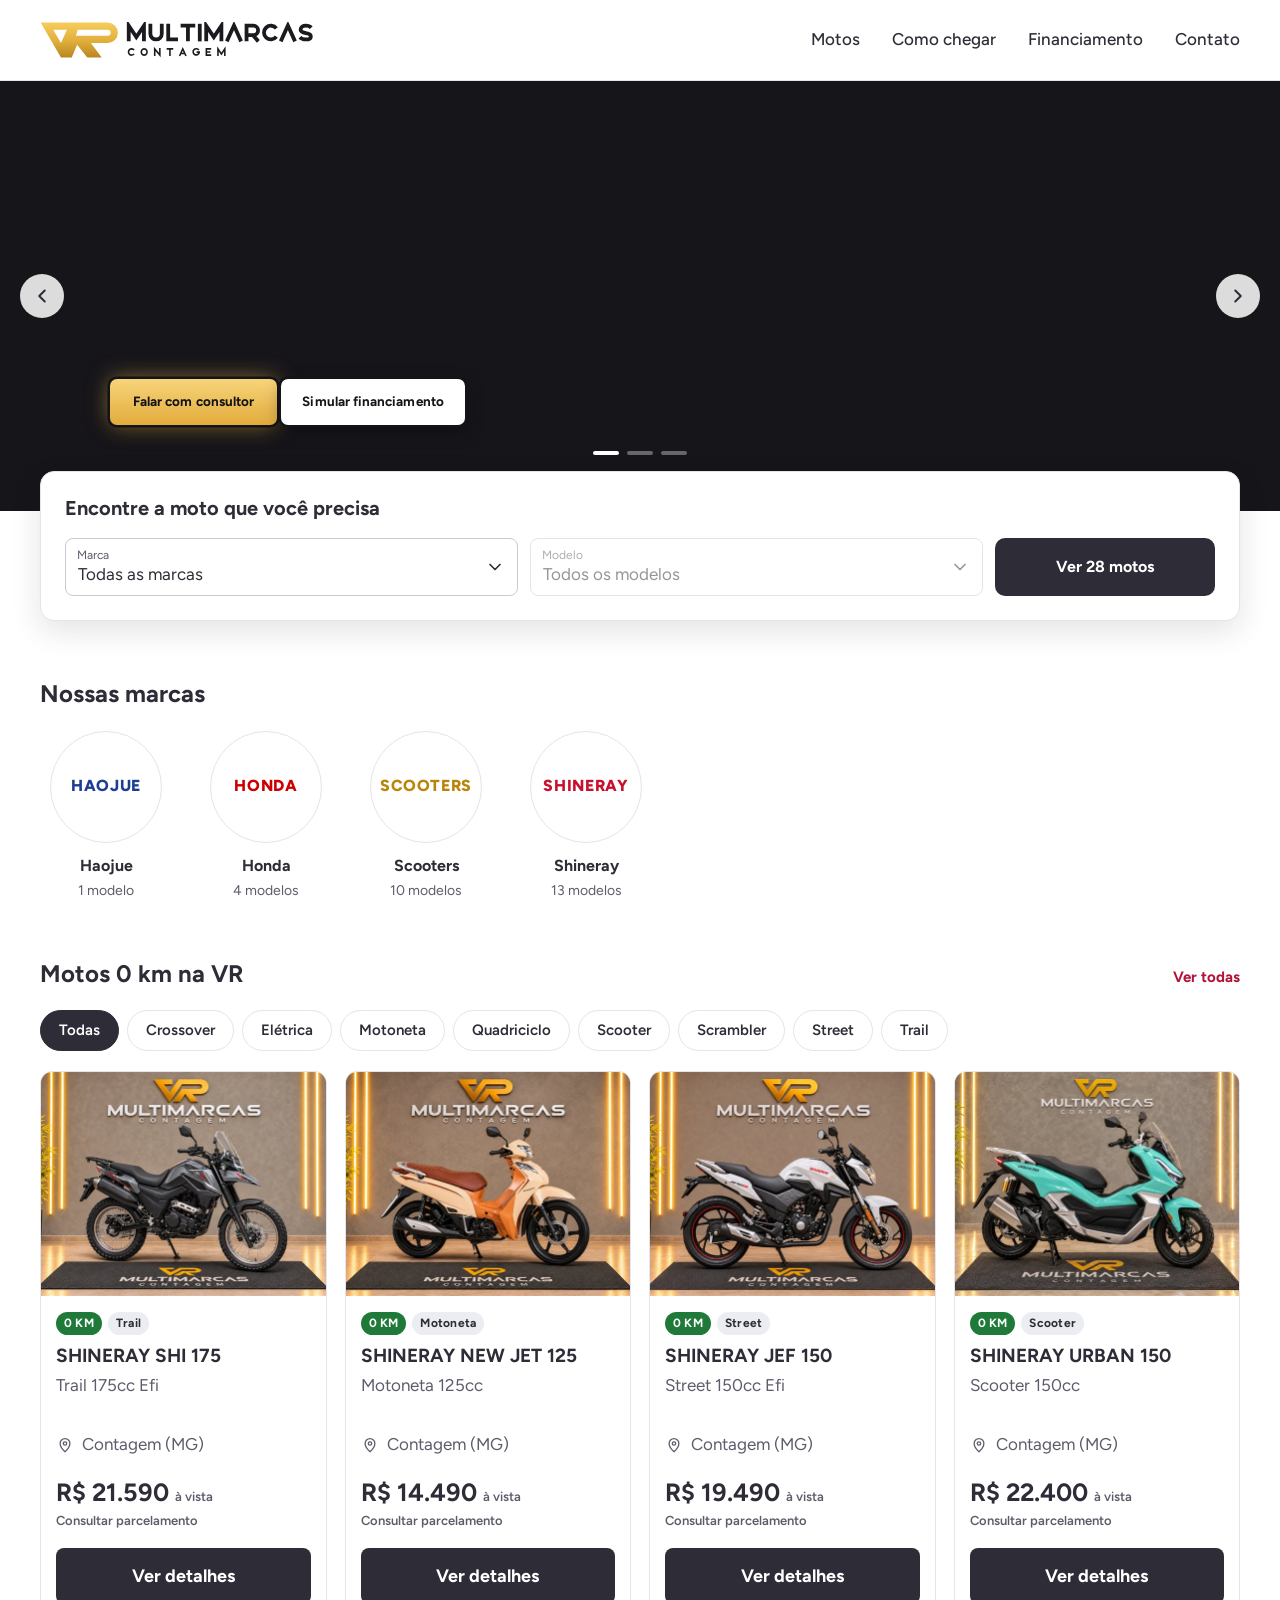
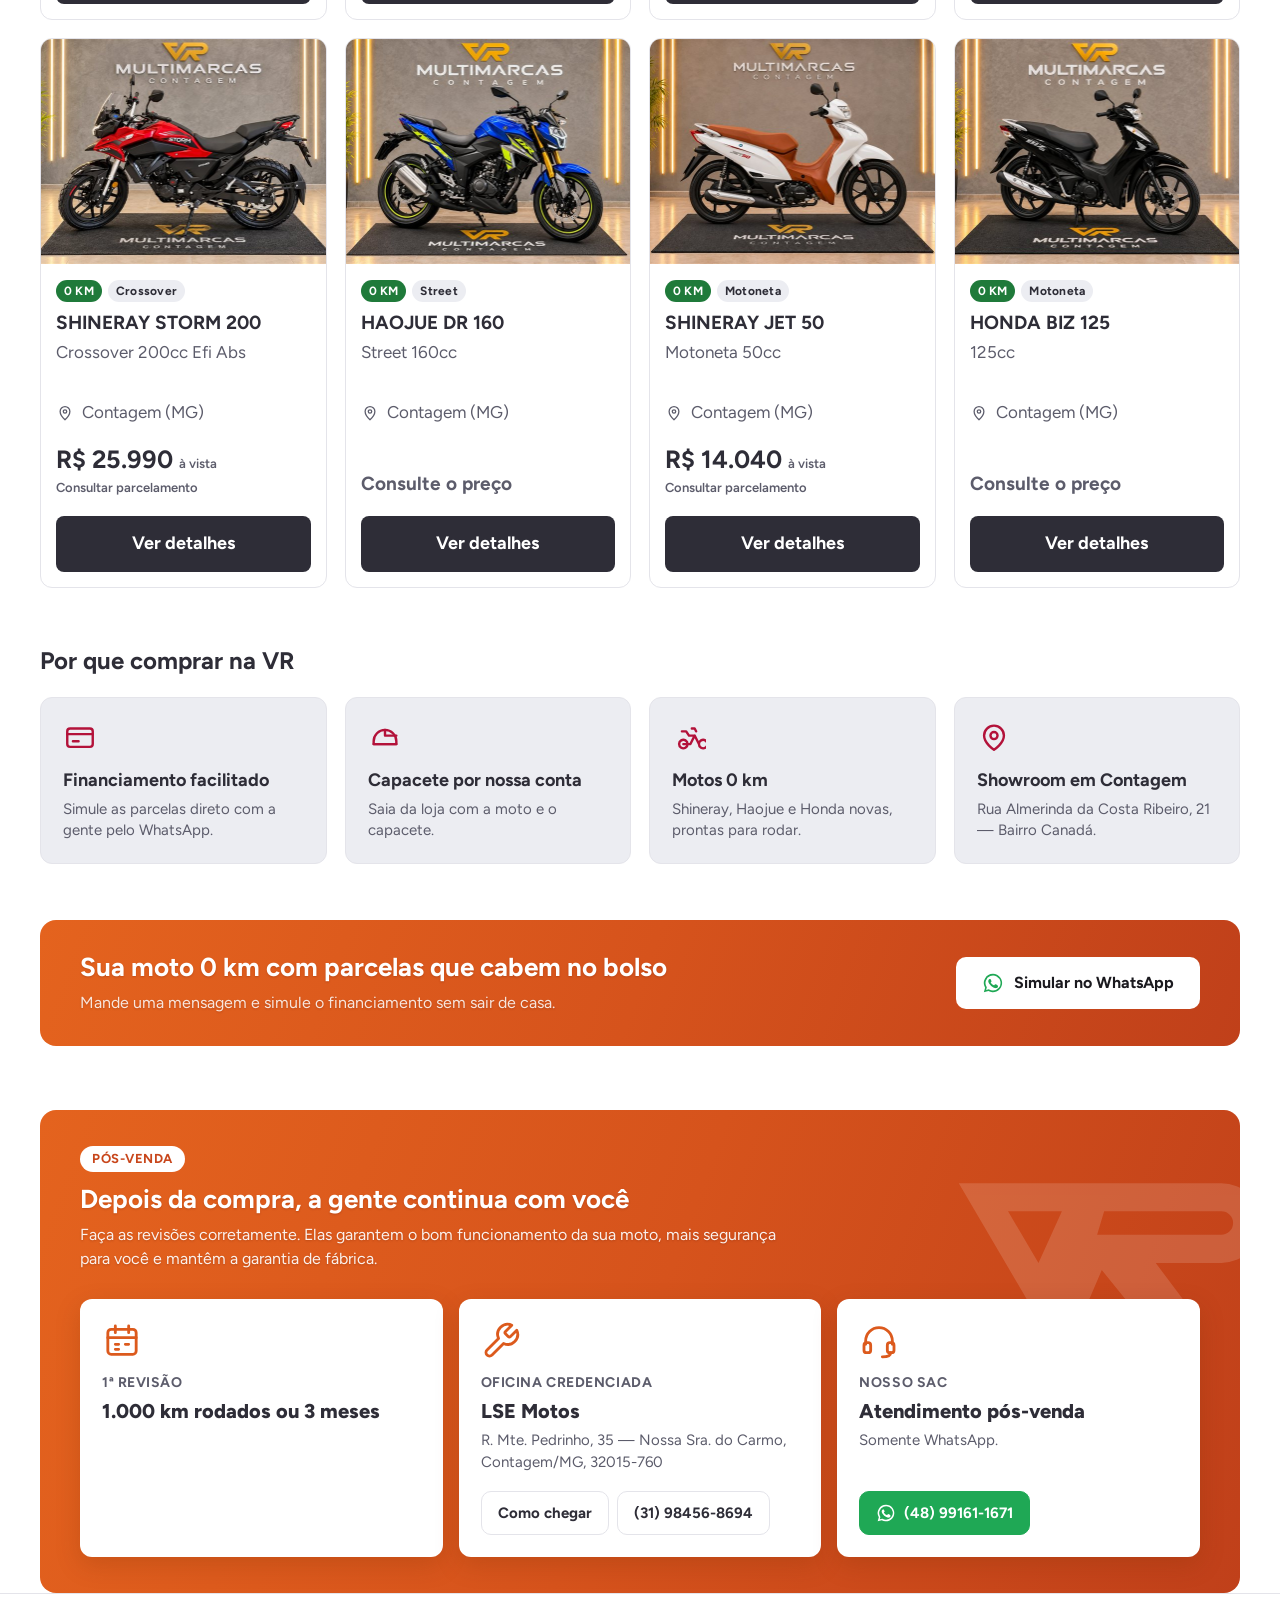
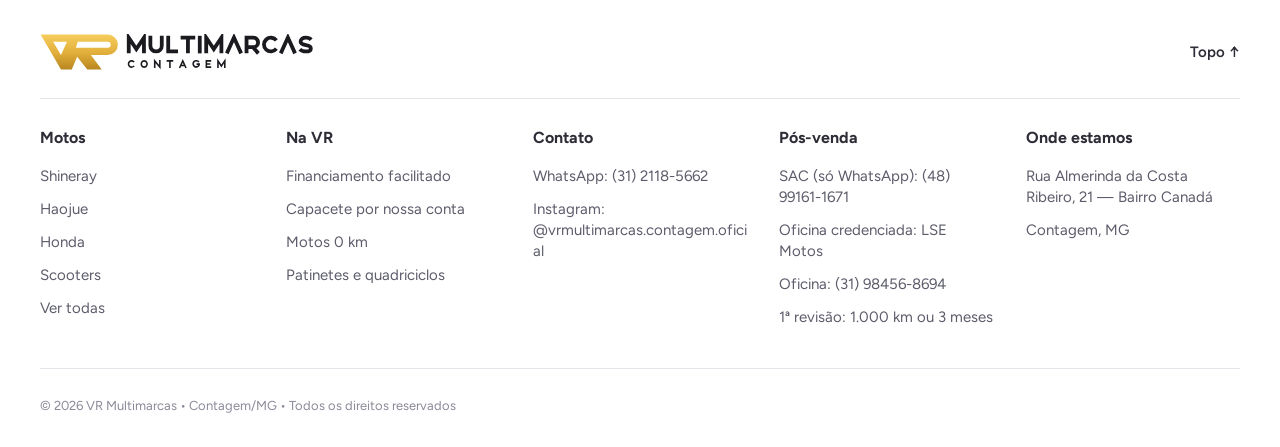
<file: index.html>
<!doctype html>
<html lang="pt-br">
<head>
  <meta charset="utf-8">
  <meta name="viewport" content="width=device-width, initial-scale=1">
  <title>VR Multimarcas | Motos 0 km em Contagem/MG</title>
  <meta name="description" content="VR Multimarcas, em Contagem/MG: motos 0 km Shineray, Haojue e Honda com financiamento facilitado e capacete por nossa conta.">
  <meta property="og:type" content="website">
  <meta property="og:site_name" content="VR Multimarcas">
  <meta property="og:locale" content="pt_BR">
  <meta property="og:title" content="VR Multimarcas | Motos 0 km em Contagem/MG">
  <meta property="og:description" content="Motos 0 km Shineray, Haojue e Honda em Contagem/MG, com financiamento facilitado e capacete por nossa conta.">
  <meta property="og:url" content="https://multimarcascontagem.vercel.app/">
  <meta property="og:image" content="https://multimarcascontagem.vercel.app/modelos/catalogo/compartilhar.jpg">
  <meta property="og:image:width" content="1200">
  <meta property="og:image:height" content="630">
  <meta property="og:image:alt" content="Moto 0 km no showroom da VR Multimarcas, em Contagem/MG">
  <meta name="twitter:card" content="summary_large_image">  <link rel="icon" type="image/svg+xml" href="/modelos/catalogo/simbolo-vr.svg">
  <link rel="preconnect" href="https://fonts.googleapis.com">
  <link rel="preconnect" href="https://fonts.gstatic.com" crossorigin>
  <link href="https://fonts.googleapis.com/css2?family=Figtree:wght@400;500;600;700;800&display=swap" rel="stylesheet">
  <link rel="stylesheet" href="/modelos/catalogo/catalogo.css">
  <link rel="stylesheet" href="/modelos/catalogo/menu.css"><link rel="stylesheet" href="/modelos/catalogo/financiamento.css">
  <link rel="stylesheet" href="/modelos/inicio/inicio.css">
</head>
<body>

  <!-- ===== Topo ===== -->
  <header class="topo">
    <div class="topo__conteudo">
      <a class="topo__marca" href="/"><img class="logo-vr" src="/modelos/catalogo/logo-vr.svg" alt="VR Multimarcas Contagem" width="230" height="30"></a>
      <nav class="topo__menu" aria-label="Navegação principal">
        <a href="/motos">Motos</a>
        <a href="https://www.google.com/maps/place/VR+MULTIMARCAS+-+CONTAGEM/@-19.9241171,-44.0934438,17z/data=!3m1!4b1!4m6!3m5!1s0xa6959866432ac3:0x6a13c56bbc2e944d!8m2!3d-19.9241171!4d-44.0908689!16s%2Fg%2F11z6pbhwns" target="_blank" rel="noopener">Como chegar</a>
        <a href="https://wa.me/553121185662?text=Ol%C3%A1%2C%20VR%20Multimarcas!%20Vim%20pelo%20site%20e%20quero%20simular%20o%20financiamento%20de%20uma%20moto%200%20km.%20Pode%20me%20passar%20as%20condi%C3%A7%C3%B5es%3F" target="_blank" rel="noopener">Financiamento</a>
        <a href="#contato">Contato</a>
      </nav>
    </div>
  </header>

  <main>
    <!-- ===== Hero: banners das motos ===== -->
    <section class="banner" aria-roledescription="carrossel" aria-label="Destaques da VR Multimarcas">
      <div class="banner__trilho" id="banner-trilho"></div>
      <button type="button" class="banner__seta banner__seta--ant" id="banner-ant" aria-label="Banner anterior">
        <svg viewBox="0 0 24 24" aria-hidden="true"><path d="M15 6l-6 6 6 6" /></svg>
      </button>
      <button type="button" class="banner__seta banner__seta--prox" id="banner-prox" aria-label="Próximo banner">
        <svg viewBox="0 0 24 24" aria-hidden="true"><path d="M9 6l6 6-6 6" /></svg>
      </button>
      <div class="banner__pontos" id="banner-pontos"></div>
    </section>

    <!-- ===== Busca ===== -->
    <div class="inicio-largura">
      <form class="busca" id="busca" action="/motos">
        <h1 class="busca__titulo">Encontre a moto que você precisa</h1>
        <div class="busca__campos">
          <label class="campo">
            <span class="campo__rotulo">Marca</span>
            <select id="busca-marca" name="marca"><option value="">Todas as marcas</option></select>
          </label>
          <label class="campo">
            <span class="campo__rotulo">Modelo</span>
            <select id="busca-modelo" name="modelo" disabled><option value="">Todos os modelos</option></select>
          </label>
          <button type="submit" class="busca__botao" id="busca-botao">Ver motos</button>
        </div>
      </form>
    </div>

    <!-- ===== Marcas ===== -->
    <section class="inicio-largura secao" aria-labelledby="t-marcas">
      <h2 class="secao__titulo" id="t-marcas">Nossas marcas</h2>
      <div class="marcas" id="marcas"></div>
    </section>

    <!-- ===== Motos por estilo ===== -->
    <section class="inicio-largura secao" aria-labelledby="t-motos">
      <div class="secao__cabecalho">
        <h2 class="secao__titulo" id="t-motos">Motos 0 km na VR</h2>
        <a class="secao__link" href="/motos">Ver todas</a>
      </div>
      <div class="estilos" id="estilos" role="tablist" aria-label="Filtrar por estilo"></div>
      <div class="vitrine" id="vitrine"></div>
    </section>

    <!-- ===== Vantagens ===== -->
    <section class="inicio-largura secao" aria-labelledby="t-vantagens">
      <h2 class="secao__titulo" id="t-vantagens">Por que comprar na VR</h2>
      <div class="vantagens">
        <a class="vantagem" href="https://wa.me/553121185662?text=Ol%C3%A1%2C%20VR%20Multimarcas!%20Vim%20pelo%20site%20e%20quero%20simular%20o%20financiamento%20de%20uma%20moto%200%20km.%20Pode%20me%20passar%20as%20condi%C3%A7%C3%B5es%3F" target="_blank" rel="noopener">
          <svg viewBox="0 0 24 24" aria-hidden="true"><rect x="3" y="6" width="18" height="13" rx="2" /><path d="M3 10h18M7 15h4" /></svg>
          <h3>Financiamento facilitado</h3>
          <p>Simule as parcelas direto com a gente pelo WhatsApp.</p>
        </a>
        <a class="vantagem" href="https://wa.me/553121185662?text=Ol%C3%A1%2C%20VR%20Multimarcas!%20Vi%20no%20site%20que%20o%20capacete%20%C3%A9%20por%20conta%20de%20voc%C3%AAs%20na%20compra%20da%20moto.%20Como%20funciona%3F" target="_blank" rel="noopener">
          <svg viewBox="0 0 24 24" aria-hidden="true"><path d="M4 15a8 8 0 0 1 16 0v2H4z" /><path d="M12 7v4h8" /><path d="M4 17h16" /></svg>
          <h3>Capacete por nossa conta</h3>
          <p>Saia da loja com a moto e o capacete.</p>
        </a>
        <a class="vantagem" href="/motos">
          <svg viewBox="0 0 24 24" aria-hidden="true"><path d="M5 17a3 3 0 1 0 0-.01M19 17a3 3 0 1 0 0-.01M8 17h5l3-6h-4l-2-3H7m9 3l3 6M14 6h2l1 2" /></svg>
          <h3>Motos 0 km</h3>
          <p>Shineray, Haojue e Honda novas, prontas para rodar.</p>
        </a>
        <a class="vantagem" href="https://www.google.com/maps/place/VR+MULTIMARCAS+-+CONTAGEM/@-19.9241171,-44.0934438,17z/data=!3m1!4b1!4m6!3m5!1s0xa6959866432ac3:0x6a13c56bbc2e944d!8m2!3d-19.9241171!4d-44.0908689!16s%2Fg%2F11z6pbhwns" target="_blank" rel="noopener">
          <svg viewBox="0 0 24 24" aria-hidden="true"><path d="M12 21s-7-4.4-7-10a7 7 0 0 1 14 0c0 5.6-7 10-7 10z" /><circle cx="12" cy="11" r="2.5" /></svg>
          <h3>Showroom em Contagem</h3>
          <p>Rua Almerinda da Costa Ribeiro, 21 — Bairro Canadá.</p>
        </a>
      </div>
    </section>

    <!-- ===== Faixa de financiamento ===== -->
    <section class="inicio-largura secao">
      <div class="faixa">
        <div class="faixa__texto">
          <h2>Sua moto 0 km com parcelas que cabem no bolso</h2>
          <p>Mande uma mensagem e simule o financiamento sem sair de casa.</p>
        </div>
        <a class="faixa__botao" href="https://wa.me/553121185662?text=Ol%C3%A1%2C%20VR%20Multimarcas!%20Vim%20pelo%20site%20e%20quero%20simular%20o%20financiamento%20de%20uma%20moto%200%20km.%20Pode%20me%20passar%20as%20condi%C3%A7%C3%B5es%3F" target="_blank" rel="noopener">
          <svg viewBox="0 0 24 24" fill="currentColor" aria-hidden="true"><path d="M12 2a10 10 0 0 0-8.6 15.1L2 22l5-1.3A10 10 0 1 0 12 2zm0 18.2a8.2 8.2 0 0 1-4.2-1.2l-.3-.2-3 .8.8-2.9-.2-.3A8.2 8.2 0 1 1 12 20.2zm4.5-6.1c-.2-.1-1.5-.7-1.7-.8-.2-.1-.4-.1-.6.1l-.8 1c-.1.2-.3.2-.5.1a6.7 6.7 0 0 1-3.3-2.9c-.2-.4.2-.4.7-1.3.1-.2 0-.3 0-.4l-.8-1.8c-.2-.5-.4-.4-.6-.4h-.5a1 1 0 0 0-.7.3 3 3 0 0 0-.9 2.2 5.1 5.1 0 0 0 1.1 2.7 11.7 11.7 0 0 0 4.5 4c1.7.7 2.3.8 3.2.6.5-.1 1.5-.6 1.7-1.2.2-.6.2-1.1.2-1.2-.1-.1-.3-.2-.5-.3z"/></svg>
          Simular no WhatsApp
        </a>
      </div>
    </section>
    <!-- ===== Pós-venda: revisão, oficina credenciada e SAC ===== -->
    <section class="inicio-largura secao" id="pos-venda" aria-labelledby="t-pos">
      <div class="pos">
        <div class="pos__cabeca">
          <span class="pos__selo">Pós-venda</span>
          <h2 id="t-pos">Depois da compra, a gente continua com você</h2>
          <p>Faça as revisões corretamente. Elas garantem o bom funcionamento da sua moto, mais segurança para você e mantêm a garantia de fábrica.</p>
        </div>
        <div class="pos__itens">
          <div class="pos__item">
            <svg class="pos__icone" viewBox="0 0 24 24" aria-hidden="true"><rect x="3.5" y="5" width="17" height="15" rx="2" /><path d="M3.5 10h17M8 3v4M16 3v4M8 14h2M14 14h2M8 17h2" /></svg>
            <h3>1ª revisão</h3>
            <p class="pos__destaque">1.000 km rodados ou 3 meses</p>
          </div>
          <div class="pos__item">
            <svg class="pos__icone" viewBox="0 0 24 24" aria-hidden="true"><path d="M14.7 6.3a1 1 0 0 0 0 1.4l1.6 1.6a1 1 0 0 0 1.4 0l3.77-3.77a6 6 0 0 1-7.94 7.94l-6.91 6.91a2.12 2.12 0 0 1-3-3l6.91-6.91a6 6 0 0 1 7.94-7.94l-3.76 3.76z" /></svg>
            <h3>Oficina credenciada</h3>
            <p class="pos__destaque">LSE Motos</p>
            <p>R. Mte. Pedrinho, 35 — Nossa Sra. do Carmo, Contagem/MG, 32015-760</p>
            <div class="pos__botoes">
              <a class="pos__botao" href="https://www.google.com/maps/search/?api=1&query=LSE%20Motos%2C%20R.%20Mte.%20Pedrinho%2C%2035%20-%20Nossa%20Sra.%20do%20Carmo%2C%20Contagem%20-%20MG%2C%2032015-760" target="_blank" rel="noopener">Como chegar</a>
              <a class="pos__botao" href="tel:+5531984568694" aria-label="Ligar para a oficina LSE Motos: (31) 98456-8694">(31) 98456-8694</a>
            </div>
          </div>
          <div class="pos__item">
            <svg class="pos__icone" viewBox="0 0 24 24" aria-hidden="true"><path d="M4 14v-2a8 8 0 0 1 16 0v2" /><rect x="3" y="13" width="4" height="6" rx="1.5" /><rect x="17" y="13" width="4" height="6" rx="1.5" /><path d="M19 19c0 1.5-2 2.5-5 2.5" /></svg>
            <h3>Nosso SAC</h3>
            <p class="pos__destaque">Atendimento pós-venda</p>
            <p>Somente WhatsApp.</p>
            <div class="pos__botoes">
              <a class="pos__botao pos__botao--whats" href="https://wa.me/5548991611671?text=Ol%C3%A1!%20Comprei%20minha%20moto%20na%20VR%20Multimarcas%20e%20preciso%20de%20atendimento%20p%C3%B3s-venda." target="_blank" rel="noopener"><svg viewBox="0 0 24 24" fill="currentColor" aria-hidden="true"><path d="M12 2a10 10 0 0 0-8.6 15.1L2 22l5-1.3A10 10 0 1 0 12 2zm0 18.2a8.2 8.2 0 0 1-4.2-1.2l-.3-.2-3 .8.8-2.9-.2-.3A8.2 8.2 0 1 1 12 20.2zm4.5-6.1c-.2-.1-1.5-.7-1.7-.8-.2-.1-.4-.1-.6.1l-.8 1c-.1.2-.3.2-.5.1a6.7 6.7 0 0 1-3.3-2.9c-.2-.4.2-.4.7-1.3.1-.2 0-.3 0-.4l-.8-1.8c-.2-.5-.4-.4-.6-.4h-.5a1 1 0 0 0-.7.3 3 3 0 0 0-.9 2.2 5.1 5.1 0 0 0 1.1 2.7 11.7 11.7 0 0 0 4.5 4c1.7.7 2.3.8 3.2.6.5-.1 1.5-.6 1.7-1.2.2-.6.2-1.1.2-1.2-.1-.1-.3-.2-.5-.3z"/></svg>(48) 99161-1671</a>
            </div>
          </div>
        </div>
      </div>
    </section>
  </main>

  <!-- ===== Rodapé ===== -->
  <footer class="rodape" id="contato">
    <div class="rodape__conteudo">
      <div class="rodape__marca-linha">
        <a class="topo__marca" href="/"><img class="logo-vr" src="/modelos/catalogo/logo-vr.svg" alt="VR Multimarcas Contagem" width="230" height="30"></a>
        <a class="rodape__topo" href="#">Topo ↑</a>
      </div>
      <hr>
      <div class="rodape__colunas">
        <div>
          <h3>Motos</h3>
          <a href="/motos?marca=SHINERAY">Shineray</a>
          <a href="/motos?marca=HAOJUE">Haojue</a>
          <a href="/motos?marca=HONDA">Honda</a>
          <a href="/motos?marca=SCOOTERS">Scooters</a>
          <a href="/motos">Ver todas</a>
        </div>
        <div>
          <h3>Na VR</h3>
          <a href="https://wa.me/553121185662?text=Ol%C3%A1%2C%20VR%20Multimarcas!%20Vim%20pelo%20site%20e%20quero%20simular%20o%20financiamento%20de%20uma%20moto%200%20km.%20Pode%20me%20passar%20as%20condi%C3%A7%C3%B5es%3F" target="_blank" rel="noopener">Financiamento facilitado</a>
          <a href="https://wa.me/553121185662?text=Ol%C3%A1%2C%20VR%20Multimarcas!%20Vi%20no%20site%20que%20o%20capacete%20%C3%A9%20por%20conta%20de%20voc%C3%AAs%20na%20compra%20da%20moto.%20Como%20funciona%3F" target="_blank" rel="noopener">Capacete por nossa conta</a>
          <a href="/motos">Motos 0 km</a>
          <a href="https://wa.me/553121185662?text=Ol%C3%A1%2C%20VR%20Multimarcas!%20Vi%20no%20site%20que%20voc%C3%AAs%20tamb%C3%A9m%20t%C3%AAm%20patinetes%20el%C3%A9tricos%20e%20quadriciclos.%20Quais%20modelos%20est%C3%A3o%20dispon%C3%ADveis%3F" target="_blank" rel="noopener">Patinetes e quadriciclos</a>
        </div>
        <div>
          <h3>Contato</h3>
          <a href="https://wa.me/553121185662?text=Ol%C3%A1%2C%20VR%20Multimarcas!%20Vim%20pelo%20site%20e%20quero%20saber%20mais%20sobre%20as%20motos%200%20km.%20Pode%20me%20ajudar%3F" target="_blank" rel="noopener">WhatsApp: (31) 2118-5662</a>
          <a href="https://www.instagram.com/vrmultimarcas.contagem.oficial/" target="_blank" rel="noopener">Instagram: @vrmultimarcas.contagem.oficial</a>
        </div>
        <div>
          <h3>Pós-venda</h3>
          <a href="https://wa.me/5548991611671?text=Ol%C3%A1!%20Comprei%20minha%20moto%20na%20VR%20Multimarcas%20e%20preciso%20de%20atendimento%20p%C3%B3s-venda." target="_blank" rel="noopener">SAC (só WhatsApp): (48) 99161-1671</a>
          <a href="https://www.google.com/maps/search/?api=1&query=LSE%20Motos%2C%20R.%20Mte.%20Pedrinho%2C%2035%20-%20Nossa%20Sra.%20do%20Carmo%2C%20Contagem%20-%20MG%2C%2032015-760" target="_blank" rel="noopener">Oficina credenciada: LSE Motos</a>
          <a href="tel:+5531984568694">Oficina: (31) 98456-8694</a>
          <a href="/#pos-venda">1ª revisão: 1.000 km ou 3 meses</a>
        </div>
        <div>
          <h3>Onde estamos</h3>
          <a href="https://www.google.com/maps/place/VR+MULTIMARCAS+-+CONTAGEM/@-19.9241171,-44.0934438,17z/data=!3m1!4b1!4m6!3m5!1s0xa6959866432ac3:0x6a13c56bbc2e944d!8m2!3d-19.9241171!4d-44.0908689!16s%2Fg%2F11z6pbhwns" target="_blank" rel="noopener">Rua Almerinda da Costa Ribeiro, 21 — Bairro Canadá</a>
          <span>Contagem, MG</span>
        </div>
      </div>
      <hr>
      <p class="rodape__direitos">© 2026 VR Multimarcas • Contagem/MG • Todos os direitos reservados</p>
    </div>
  </footer>

  <script src="/modelos/catalogo/estoque.js"></script>
  <script src="/modelos/inicio/inicio.js"></script>
  <script src="/modelos/catalogo/menu.js"></script>
  <script src="/modelos/catalogo/financiamento.js"></script>
</body>
</html>
</file>
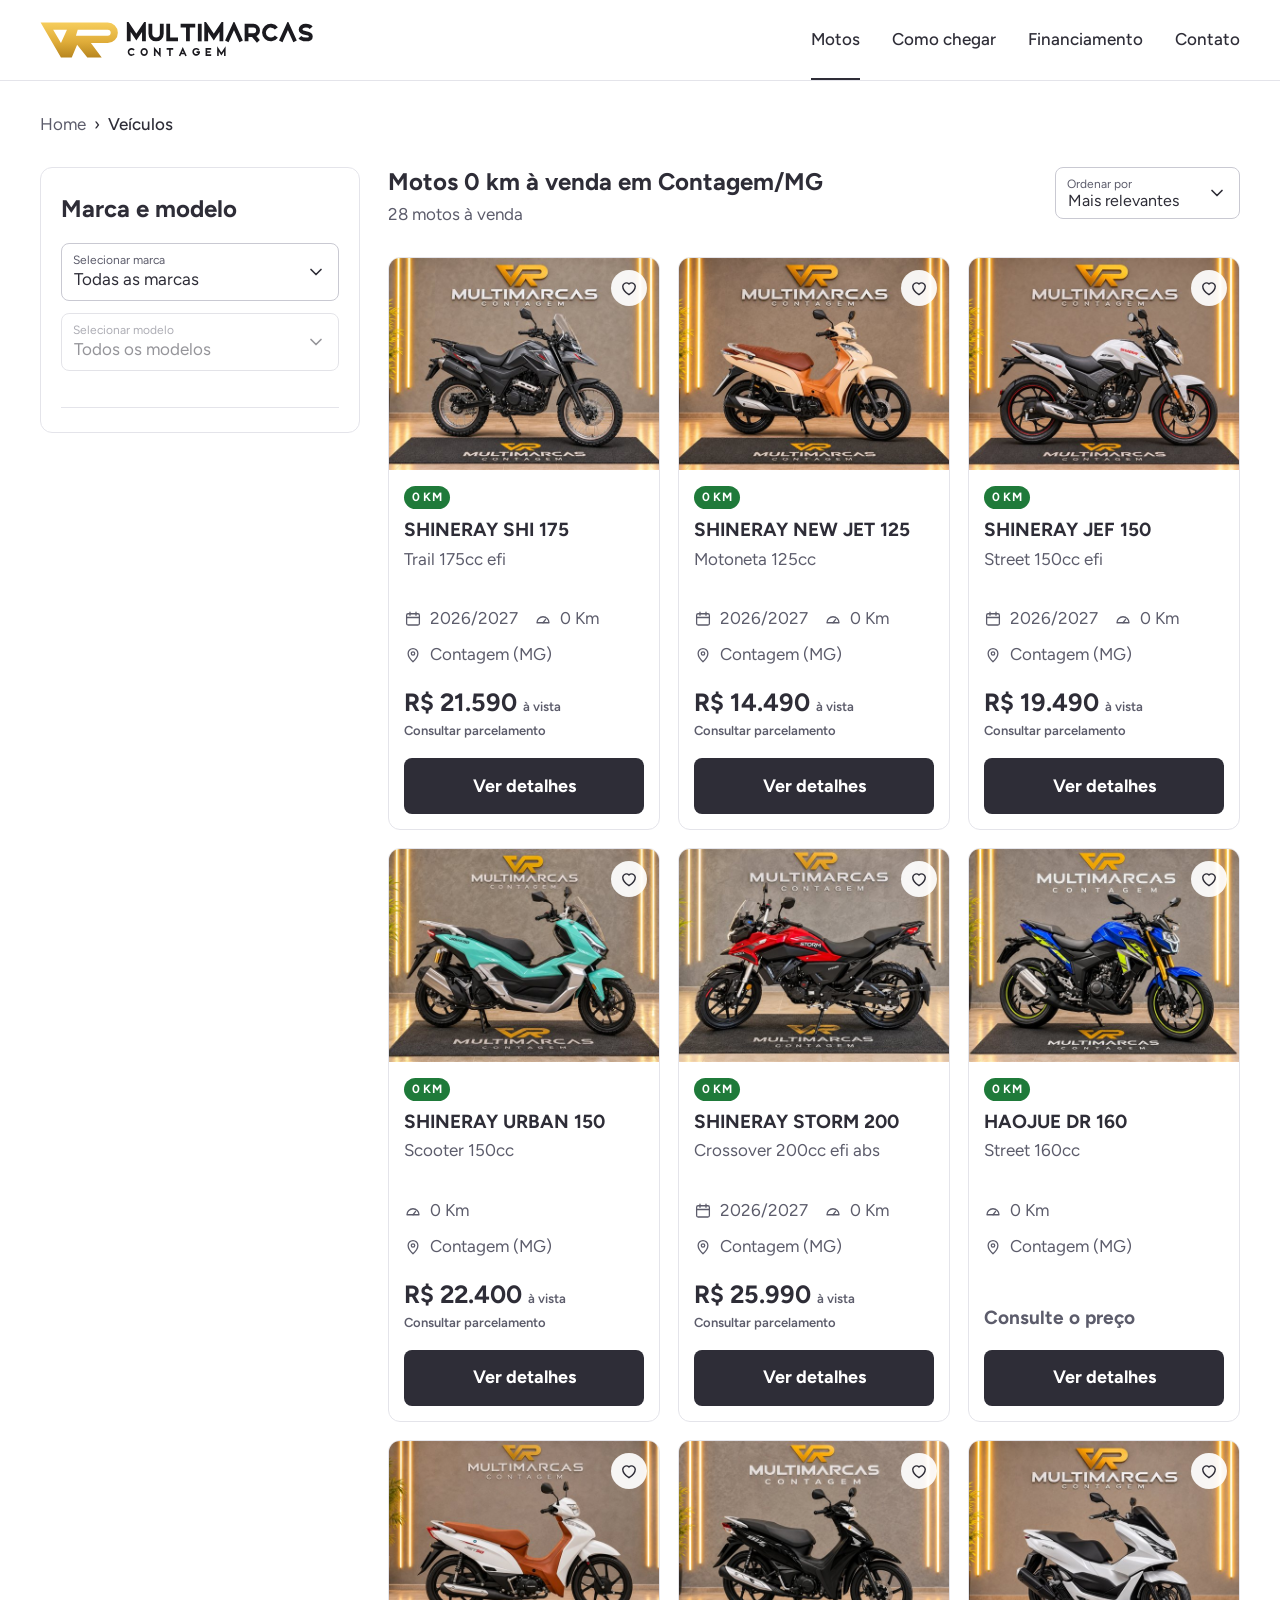
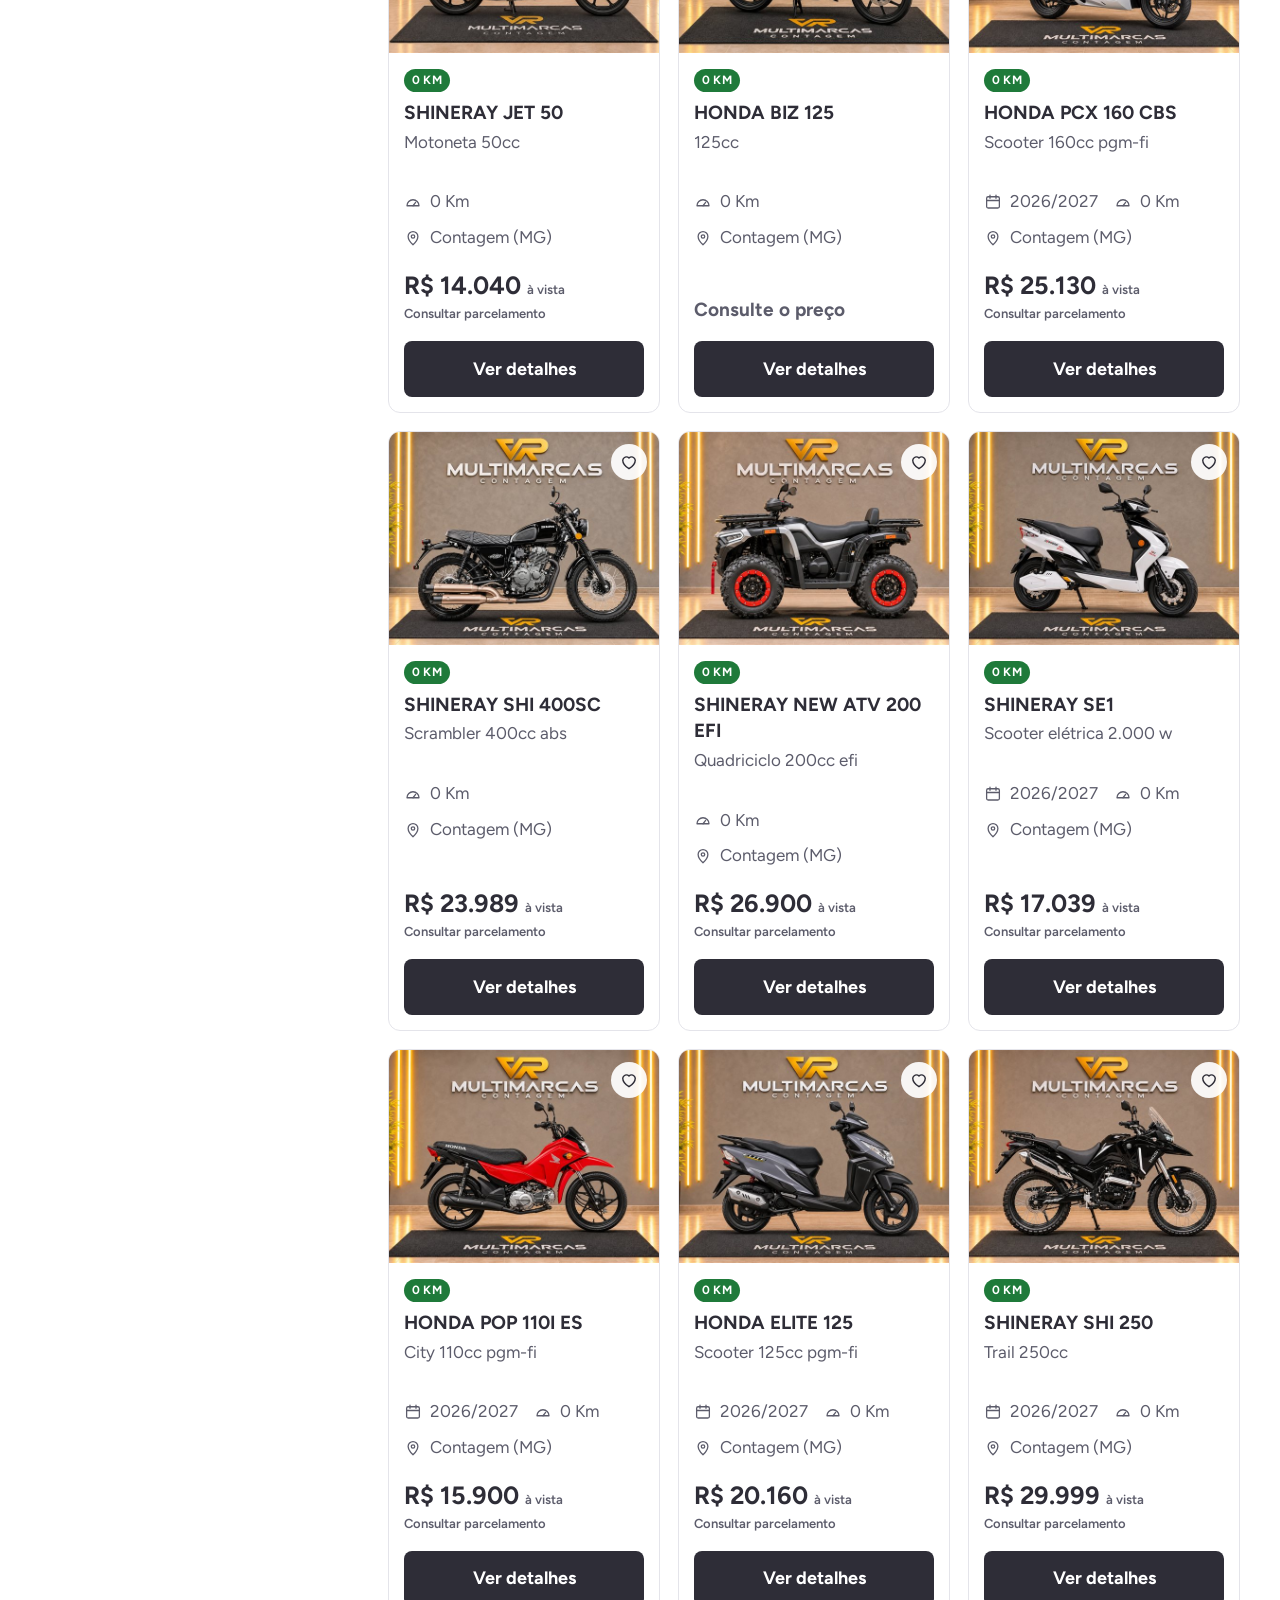
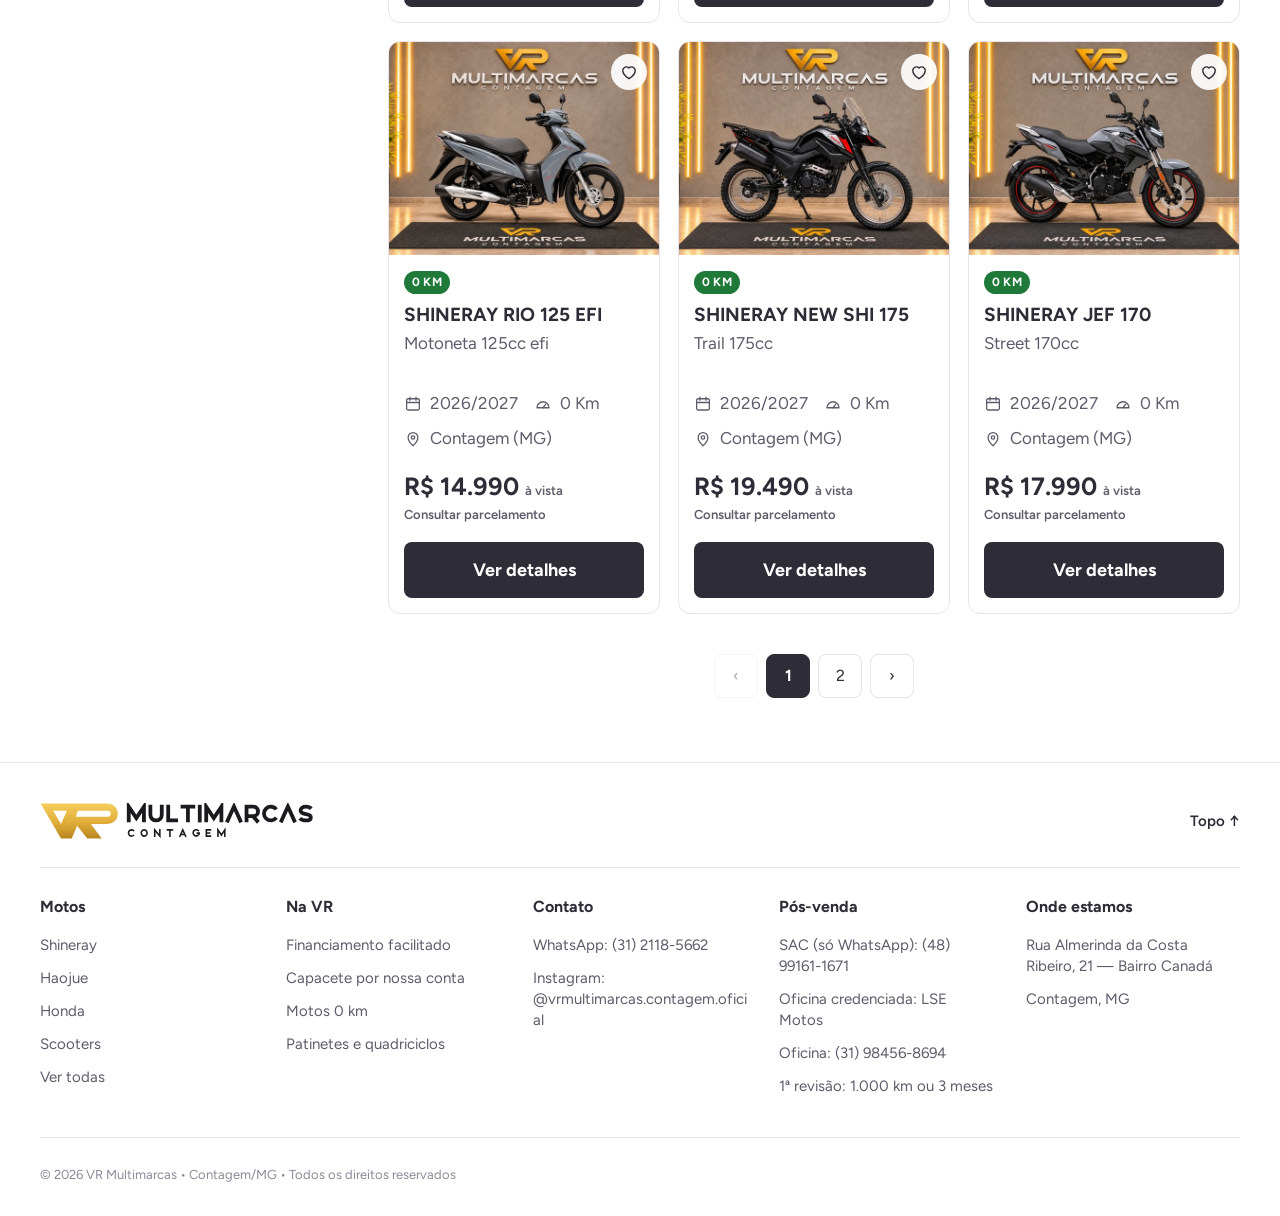
<file: motos/index.html>
<!doctype html>
<html lang="pt-br">
<head>
  <meta charset="utf-8">
  <meta name="viewport" content="width=device-width, initial-scale=1">
  <title>VR Multimarcas | Motos 0 km em Contagem/MG</title>
  <meta name="description" content="VR Multimarcas, em Contagem/MG: motos 0 km Shineray, Haojue e Honda com financiamento facilitado e capacete por nossa conta.">
  <meta property="og:type" content="website">
  <meta property="og:site_name" content="VR Multimarcas">
  <meta property="og:locale" content="pt_BR">
  <meta property="og:title" content="Motos 0 km à venda | VR Multimarcas Contagem">
  <meta property="og:description" content="Motos 0 km Shineray, Haojue e Honda em Contagem/MG, com financiamento facilitado e capacete por nossa conta.">
  <meta property="og:url" content="https://multimarcascontagem.vercel.app/motos">
  <meta property="og:image" content="https://multimarcascontagem.vercel.app/modelos/catalogo/compartilhar.jpg">
  <meta property="og:image:width" content="1200">
  <meta property="og:image:height" content="630">
  <meta property="og:image:alt" content="Moto 0 km no showroom da VR Multimarcas, em Contagem/MG">
  <meta name="twitter:card" content="summary_large_image">  <link rel="icon" type="image/svg+xml" href="/modelos/catalogo/simbolo-vr.svg">
  <link rel="preconnect" href="https://fonts.googleapis.com">
  <link rel="preconnect" href="https://fonts.gstatic.com" crossorigin>
  <link href="https://fonts.googleapis.com/css2?family=Figtree:wght@400;500;600;700;800&display=swap" rel="stylesheet">
  <link rel="stylesheet" href="/modelos/catalogo/catalogo.css">
  <link rel="stylesheet" href="/modelos/catalogo/menu.css"><link rel="stylesheet" href="/modelos/catalogo/financiamento.css">
</head>
<body>

  <!-- ===== Topo ===== -->
  <header class="topo">
    <div class="topo__conteudo">
      <a class="topo__marca" href="/"><img class="logo-vr" src="/modelos/catalogo/logo-vr.svg" alt="VR Multimarcas Contagem" width="230" height="30"></a>
      <nav class="topo__menu" aria-label="Navegação principal">
        <a href="/motos" aria-current="page">Motos</a>
        <a href="https://www.google.com/maps/place/VR+MULTIMARCAS+-+CONTAGEM/@-19.9241171,-44.0934438,17z/data=!3m1!4b1!4m6!3m5!1s0xa6959866432ac3:0x6a13c56bbc2e944d!8m2!3d-19.9241171!4d-44.0908689!16s%2Fg%2F11z6pbhwns" target="_blank" rel="noopener">Como chegar</a>
        <a href="https://wa.me/553121185662?text=Ol%C3%A1%2C%20VR%20Multimarcas!%20Vim%20pelo%20site%20e%20quero%20simular%20o%20financiamento%20de%20uma%20moto%200%20km.%20Pode%20me%20passar%20as%20condi%C3%A7%C3%B5es%3F" target="_blank" rel="noopener">Financiamento</a>
        <a href="#contato">Contato</a>
      </nav>
    </div>
  </header>

  <div class="pagina">
    <nav class="trilha" aria-label="Você está em">
      <a href="/">Home</a>
      <span id="trilha-extra"></span>
    </nav>

    <div class="catalogo">

      <!-- ===== Filtros ===== -->
      <aside class="filtros" id="filtros" aria-label="Filtros">
        <div class="filtros__topo-mobile">
          <strong>Filtros</strong>
          <button type="button" class="filtros__fechar" id="fechar-filtros" aria-label="Fechar filtros">✕</button>
        </div>

        <section class="filtros__bloco filtros__aplicados" id="bloco-aplicados" hidden>
          <div class="filtros__titulo-linha">
            <h2 class="filtros__titulo-pequeno">Filtros aplicados <span class="contador" id="contador-filtros">0</span></h2>
          </div>
          <button type="button" class="link-limpar" id="limpar-todos">Limpar todos</button>
          <div class="chips" id="chips"></div>
        </section>

        <section class="filtros__bloco">
          <div class="alternador" role="group" aria-label="Tipo de veículo">
            <button type="button" class="alternador__opcao" data-tipo="carro" aria-pressed="false">
              <svg viewBox="0 0 24 24" aria-hidden="true"><path d="M5 11l1.5-4.5A2 2 0 0 1 8.4 5h7.2a2 2 0 0 1 1.9 1.5L19 11m-14 0h14m-14 0a2 2 0 0 0-2 2v3h2m14-5a2 2 0 0 1 2 2v3h-2M5 16v2m14-2v2M7.5 14h.01M16.5 14h.01" fill="none" stroke="currentColor" stroke-width="1.8" stroke-linecap="round" stroke-linejoin="round"/></svg>
              Carros
            </button>
            <button type="button" class="alternador__opcao" data-tipo="moto" aria-pressed="false">
              <svg viewBox="0 0 24 24" aria-hidden="true"><path d="M5 17a3 3 0 1 0 0-.01M19 17a3 3 0 1 0 0-.01M8 17h5l3-6h-4l-2-3H7m9 3l3 6M14 6h2l1 2" fill="none" stroke="currentColor" stroke-width="1.8" stroke-linecap="round" stroke-linejoin="round"/></svg>
              Motos
            </button>
          </div>
        </section>

        <section class="filtros__bloco">
          <h2 class="filtros__titulo">Marca e modelo</h2>
          <label class="campo">
            <span class="campo__rotulo">Selecionar marca</span>
            <select id="f-marca"><option value="">Todas as marcas</option></select>
          </label>
          <label class="campo">
            <span class="campo__rotulo">Selecionar modelo</span>
            <select id="f-modelo" disabled><option value="">Todos os modelos</option></select>
          </label>
        </section>

        <section class="filtros__bloco">
          <h2 class="filtros__titulo">Ano</h2>
          <p class="filtros__subtitulo">Escolher um intervalo</p>
          <div class="campo-duplo">
            <label class="campo">
              <span class="campo__rotulo">Ano mínimo</span>
              <select id="f-ano-min"><option value="">Qualquer</option></select>
            </label>
            <label class="campo">
              <span class="campo__rotulo">Ano máximo</span>
              <select id="f-ano-max"><option value="">Qualquer</option></select>
            </label>
          </div>
          <p class="filtros__subtitulo">Escolher um ano específico</p>
          <div class="anos" id="anos" role="group" aria-label="Ano específico"></div>
        </section>

        <section class="filtros__bloco">
          <h2 class="filtros__titulo">Usado e 0 Km</h2>
          <div class="opcoes-radio" id="condicao" role="radiogroup" aria-label="Usado ou 0 Km">
            <label class="radio"><input type="radio" name="condicao" value="usado"><span class="radio__texto">Usado</span><span class="radio__qtd" data-qtd="usado">(0)</span></label>
            <label class="radio"><input type="radio" name="condicao" value="novo"><span class="radio__texto">0 Km (Novo)</span><span class="radio__qtd" data-qtd="novo">(0)</span></label>
          </div>
        </section>

        <section class="filtros__bloco">
          <h2 class="filtros__titulo">Preço</h2>
          <label class="campo">
            <span class="campo__rotulo">Preço máximo</span>
            <select id="f-preco">
              <option value="">Qualquer preço</option>
              <option value="50000">Até R$ 50.000</option>
              <option value="80000">Até R$ 80.000</option>
              <option value="100000">Até R$ 100.000</option>
              <option value="130000">Até R$ 130.000</option>
              <option value="160000">Até R$ 160.000</option>
              <option value="200000">Até R$ 200.000</option>
              <option value="300000">Até R$ 300.000</option>
            </select>
          </label>
        </section>

        <section class="filtros__bloco">
          <h2 class="filtros__titulo">Quilometragem</h2>
          <label class="campo">
            <span class="campo__rotulo">Km máximo</span>
            <select id="f-km">
              <option value="">Qualquer km</option>
              <option value="0">0 km</option>
              <option value="20000">Até 20.000 km</option>
              <option value="40000">Até 40.000 km</option>
              <option value="60000">Até 60.000 km</option>
              <option value="80000">Até 80.000 km</option>
              <option value="100000">Até 100.000 km</option>
            </select>
          </label>
        </section>

        <div class="filtros__rodape-mobile">
          <button type="button" class="botao-escuro" id="ver-resultados">Ver resultados</button>
        </div>
      </aside>

      <!-- ===== Resultados ===== -->
      <main class="resultados">
        <div class="resultados__cabecalho">
          <div>
            <h1 class="resultados__titulo" id="titulo">Carros e motos seminovos à venda</h1>
            <p class="resultados__total" id="total">Carregando estoque…</p>
          </div>
          <label class="campo campo--ordenar">
            <span class="campo__rotulo">Ordenar por</span>
            <select id="f-ordem">
              <option value="relevantes">Mais relevantes</option>
              <option value="menor-preco">Menor preço</option>
              <option value="maior-preco">Maior preço</option>
              <option value="mais-novos">Mais novos</option>
              <option value="menor-km">Menor quilometragem</option>
            </select>
          </label>
        </div>

        <button type="button" class="botao-filtros-mobile" id="abrir-filtros">
          <svg viewBox="0 0 24 24" aria-hidden="true"><path d="M4 6h16M7 12h10M10 18h4" fill="none" stroke="currentColor" stroke-width="2" stroke-linecap="round"/></svg>
          Filtros <span class="contador" id="contador-mobile" hidden>0</span>
        </button>

        <div class="grade" id="grade"></div>

        <div class="vazio" id="vazio" hidden>
          <strong>Nenhum veículo encontrado com esses filtros.</strong>
          <p>Tente tirar algum filtro ou fale com a gente no WhatsApp: a gente procura o carro para você.</p>
          <button type="button" class="botao-escuro" id="limpar-vazio">Limpar filtros</button>
        </div>

        <nav class="paginacao" id="paginacao" aria-label="Páginas"></nav>
      </main>
    </div>
  </div>

  <!-- ===== Rodapé ===== -->
  <footer class="rodape" id="contato">
    <div class="rodape__conteudo">
      <div class="rodape__marca-linha">
        <a class="topo__marca" href="/"><img class="logo-vr" src="/modelos/catalogo/logo-vr.svg" alt="VR Multimarcas Contagem" width="230" height="30"></a>
        <a class="rodape__topo" href="#">Topo ↑</a>
      </div>
      <hr>
      <div class="rodape__colunas">
        <div>
          <h3>Motos</h3>
          <a href="/motos?marca=SHINERAY">Shineray</a>
          <a href="/motos?marca=HAOJUE">Haojue</a>
          <a href="/motos?marca=HONDA">Honda</a>
          <a href="/motos?marca=SCOOTERS">Scooters</a>
          <a href="/motos">Ver todas</a>
        </div>
        <div>
          <h3>Na VR</h3>
          <a href="https://wa.me/553121185662?text=Ol%C3%A1%2C%20VR%20Multimarcas!%20Vim%20pelo%20site%20e%20quero%20simular%20o%20financiamento%20de%20uma%20moto%200%20km.%20Pode%20me%20passar%20as%20condi%C3%A7%C3%B5es%3F" target="_blank" rel="noopener">Financiamento facilitado</a>
          <a href="https://wa.me/553121185662?text=Ol%C3%A1%2C%20VR%20Multimarcas!%20Vi%20no%20site%20que%20o%20capacete%20%C3%A9%20por%20conta%20de%20voc%C3%AAs%20na%20compra%20da%20moto.%20Como%20funciona%3F" target="_blank" rel="noopener">Capacete por nossa conta</a>
          <a href="/motos">Motos 0 km</a>
          <a href="https://wa.me/553121185662?text=Ol%C3%A1%2C%20VR%20Multimarcas!%20Vi%20no%20site%20que%20voc%C3%AAs%20tamb%C3%A9m%20t%C3%AAm%20patinetes%20el%C3%A9tricos%20e%20quadriciclos.%20Quais%20modelos%20est%C3%A3o%20dispon%C3%ADveis%3F" target="_blank" rel="noopener">Patinetes e quadriciclos</a>
        </div>
        <div>
          <h3>Contato</h3>
          <a href="https://wa.me/553121185662?text=Ol%C3%A1%2C%20VR%20Multimarcas!%20Vim%20pelo%20site%20e%20quero%20saber%20mais%20sobre%20as%20motos%200%20km.%20Pode%20me%20ajudar%3F" target="_blank" rel="noopener">WhatsApp: (31) 2118-5662</a>
          <a href="https://www.instagram.com/vrmultimarcas.contagem.oficial/" target="_blank" rel="noopener">Instagram: @vrmultimarcas.contagem.oficial</a>
        </div>
        <div>
          <h3>Pós-venda</h3>
          <a href="https://wa.me/5548991611671?text=Ol%C3%A1!%20Comprei%20minha%20moto%20na%20VR%20Multimarcas%20e%20preciso%20de%20atendimento%20p%C3%B3s-venda." target="_blank" rel="noopener">SAC (só WhatsApp): (48) 99161-1671</a>
          <a href="https://www.google.com/maps/search/?api=1&query=LSE%20Motos%2C%20R.%20Mte.%20Pedrinho%2C%2035%20-%20Nossa%20Sra.%20do%20Carmo%2C%20Contagem%20-%20MG%2C%2032015-760" target="_blank" rel="noopener">Oficina credenciada: LSE Motos</a>
          <a href="tel:+5531984568694">Oficina: (31) 98456-8694</a>
          <a href="/#pos-venda">1ª revisão: 1.000 km ou 3 meses</a>
        </div>
        <div>
          <h3>Onde estamos</h3>
          <a href="https://www.google.com/maps/place/VR+MULTIMARCAS+-+CONTAGEM/@-19.9241171,-44.0934438,17z/data=!3m1!4b1!4m6!3m5!1s0xa6959866432ac3:0x6a13c56bbc2e944d!8m2!3d-19.9241171!4d-44.0908689!16s%2Fg%2F11z6pbhwns" target="_blank" rel="noopener">Rua Almerinda da Costa Ribeiro, 21 — Bairro Canadá</a>
          <span>Contagem, MG</span>
        </div>
      </div>
      <hr>
      <p class="rodape__direitos">© 2026 VR Multimarcas • Contagem/MG • Todos os direitos reservados</p>
    </div>
  </footer>

  <script src="/modelos/catalogo/estoque.js"></script>
  <script src="/modelos/catalogo/catalogo.js"></script>
  <script src="/modelos/catalogo/menu.js"></script>
  <script src="/modelos/catalogo/financiamento.js"></script>
</body>
</html>
</file>
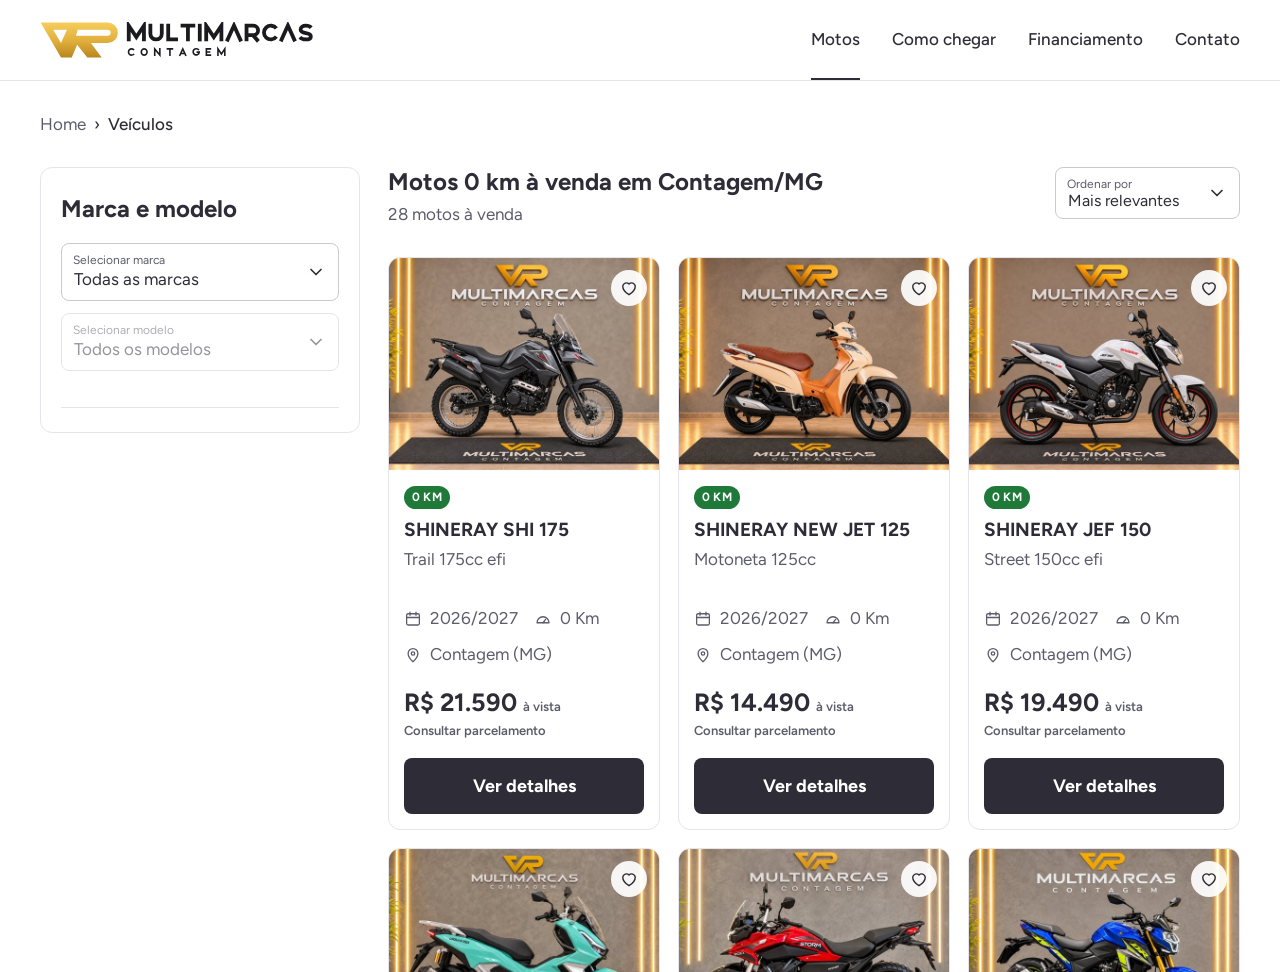
<file: modelos/catalogo/index.html>
<!doctype html>
<html lang="pt-br">
<head>
  <meta charset="utf-8">
  <!-- Endereço antigo do catálogo: o estoque fica em /motos -->
  <meta http-equiv="refresh" content="0; url=/motos">
  <link rel="canonical" href="/motos">
  <title>VR Multimarcas</title>
</head>
<body><a href="/motos">Ver o estoque</a></body>
</html>
</file>
<file: modelos/catalogo/catalogo.css>
/* Catálogo no layout da Webmotors (lista de resultados). */

:root {
  --texto: #2e2d37;
  --cinza: #5c5c6b;
  --cinza-claro: #8a8a99;
  --borda: #e4e4ea;
  --fundo: #ffffff;
  --fundo-suave: #ecedf2;
  --escuro: #2e2d37;
  --verde: #1f7a3a;
  --whatsapp: #1fa855;
  --raio: 12px;
}

* { box-sizing: border-box; }
html { scroll-behavior: smooth; }
body {
  margin: 0;
  background: var(--fundo);
  color: var(--texto);
  font-family: "Figtree", system-ui, -apple-system, "Segoe UI", sans-serif;
  font-size: 16px;
  line-height: 1.4;
}
body.sem-rolagem { overflow: hidden; }
a { color: inherit; }
button, select { font: inherit; color: inherit; }
img { display: block; max-width: 100%; }
.sr { position: absolute; width: 1px; height: 1px; overflow: hidden; clip: rect(0 0 0 0); }
[hidden] { display: none !important; }

/* ---------- Topo ---------- */
.topo {
  position: sticky;
  top: 0;
  z-index: 40;
  background: #fff;
  border-bottom: 1px solid var(--borda);
}
.topo__conteudo {
  display: flex;
  align-items: center;
  justify-content: space-between;
  gap: 24px;
  max-width: 1620px;
  height: 80px;
  margin: 0 auto;
  padding: 0 150px;
}
.topo__marca {
  font-size: 22px;
  font-weight: 800;
  letter-spacing: .08em;
  text-decoration: none;
  white-space: nowrap;
}
.topo__menu { display: flex; gap: 48px; }
.topo__menu a {
  position: relative;
  padding: 28px 0;
  font-size: 17px;
  font-weight: 500;
  text-decoration: none;
}
.topo__menu a[aria-current="page"]::after {
  content: "";
  position: absolute;
  left: 0;
  right: 0;
  bottom: 0;
  height: 2px;
  background: var(--texto);
}
.botao-whatsapp {
  display: inline-flex;
  align-items: center;
  gap: 8px;
  padding: 11px 20px;
  border-radius: 999px;
  background: var(--whatsapp);
  color: #fff;
  font-size: 15px;
  font-weight: 700;
  text-decoration: none;
  white-space: nowrap;
}
.botao-whatsapp::before {
  content: "";
  width: 20px;
  height: 20px;
  background: url("data:image/svg+xml,%3Csvg xmlns='http://www.w3.org/2000/svg' viewBox='0 0 24 24' fill='%23fff'%3E%3Cpath d='M12 2a10 10 0 0 0-8.6 15.1L2 22l5-1.3A10 10 0 1 0 12 2zm0 18.2a8.2 8.2 0 0 1-4.2-1.2l-.3-.2-3 .8.8-2.9-.2-.3A8.2 8.2 0 1 1 12 20.2zm4.5-6.1c-.2-.1-1.5-.7-1.7-.8-.2-.1-.4-.1-.6.1l-.8 1c-.1.2-.3.2-.5.1a6.7 6.7 0 0 1-3.3-2.9c-.3-.4.2-.4.7-1.3.1-.2 0-.3 0-.4l-.8-1.8c-.2-.5-.4-.4-.6-.4h-.5a1 1 0 0 0-.7.3 3 3 0 0 0-.9 2.2c0 1.3.9 2.5 1 2.7.1.2 1.9 2.9 4.6 4 1.7.7 2.4.8 3.2.7.5-.1 1.5-.6 1.8-1.2.2-.6.2-1.1.1-1.2l-.5-.3z'/%3E%3C/svg%3E") center / contain no-repeat;
}

/* ---------- Página ---------- */
.pagina {
  max-width: 1620px;
  margin: 0 auto;
  padding: 0 150px 64px;
}
.trilha {
  display: flex;
  flex-wrap: wrap;
  align-items: center;
  gap: 8px;
  padding: 32px 0 30px;
  font-size: 17px;
  color: var(--cinza);
}
.trilha a { text-decoration: none; }
.trilha a:hover { text-decoration: underline; }
.trilha > span:last-child > span:last-child,
.trilha > a:last-of-type:last-child { color: var(--texto); }
#trilha-extra { display: contents; }
#trilha-extra span:last-child { color: var(--texto); font-weight: 500; }
.trilha__sep { color: var(--texto); }

.catalogo {
  display: grid;
  grid-template-columns: 385px minmax(0, 1fr);
  gap: 28px;
  align-items: start;
}

/* ---------- Filtros ---------- */
.filtros {
  position: sticky;
  top: 100px;
  max-height: calc(100vh - 120px);
  overflow-y: auto;
  padding: 0 20px 24px;
  border: 1px solid var(--borda);
  border-radius: var(--raio);
  background: #fff;
  scrollbar-width: thin;
}
.filtros__topo-mobile,
.filtros__rodape-mobile { display: none; }
.filtros__bloco {
  padding: 24px 0;
  border-bottom: 1px solid var(--borda);
}
.filtros__bloco:last-of-type { border-bottom: 0; }
.filtros__titulo {
  margin: 0 0 18px;
  font-size: 24px;
  font-weight: 700;
}
.filtros__titulo-pequeno {
  display: flex;
  align-items: center;
  gap: 10px;
  margin: 0;
  font-size: 19px;
  font-weight: 500;
}
.contador {
  display: inline-grid;
  place-items: center;
  min-width: 22px;
  height: 22px;
  padding: 0 6px;
  border-radius: 999px;
  background: #e8173e;
  color: #fff;
  font-size: 12px;
  font-weight: 700;
}
.link-limpar {
  margin: 16px 0 18px;
  padding: 0;
  border: 0;
  background: none;
  font-size: 16px;
  text-decoration: underline;
  cursor: pointer;
}
.chips { display: flex; flex-wrap: wrap; gap: 10px; }
.chip {
  display: inline-flex;
  align-items: center;
  gap: 14px;
  padding: 12px 16px;
  border: 1px solid #c9c9d2;
  border-radius: 999px;
  background: #fff;
  font-size: 16px;
  cursor: pointer;
}
.chip span[aria-hidden] { font-size: 12px; color: var(--cinza); }
.chip:hover { border-color: var(--texto); }

.alternador {
  display: grid;
  grid-template-columns: 1fr 1fr;
  padding: 6px;
  border-radius: 999px;
  background: var(--fundo-suave);
}
.alternador__opcao {
  display: flex;
  align-items: center;
  justify-content: center;
  gap: 8px;
  height: 48px;
  border: 0;
  border-radius: 999px;
  background: none;
  color: var(--cinza-claro);
  font-size: 17px;
  cursor: pointer;
}
.alternador__opcao svg { width: 20px; height: 20px; }
.alternador__opcao[aria-pressed="true"] {
  background: #fff;
  color: var(--texto);
  box-shadow: 0 1px 4px rgba(46, 45, 55, .12);
}

.campo {
  position: relative;
  display: block;
  margin-bottom: 12px;
}
.campo__rotulo {
  position: absolute;
  top: 9px;
  left: 12px;
  font-size: 12px;
  color: var(--cinza);
  pointer-events: none;
}
.campo select {
  width: 100%;
  height: 58px;
  padding: 22px 40px 6px 12px;
  border: 1px solid #c9c9d2;
  border-radius: 8px;
  background: #fff url("data:image/svg+xml,%3Csvg xmlns='http://www.w3.org/2000/svg' viewBox='0 0 24 24'%3E%3Cpath d='M6 9l6 6 6-6' fill='none' stroke='%232e2d37' stroke-width='2' stroke-linecap='round' stroke-linejoin='round'/%3E%3C/svg%3E") right 12px center / 20px no-repeat;
  font-size: 17px;
  appearance: none;
  cursor: pointer;
}
.campo select:disabled { opacity: .5; cursor: not-allowed; }
.campo select:focus-visible { outline: 2px solid var(--texto); outline-offset: 1px; }
.campo-duplo { display: grid; grid-template-columns: 1fr 1fr; gap: 12px; }
.campo-duplo .campo { margin: 0; }

.botao-escuro {
  display: flex;
  align-items: center;
  justify-content: center;
  width: 100%;
  height: 56px;
  border: 0;
  border-radius: 8px;
  background: var(--escuro);
  color: #fff;
  font-size: 18px;
  font-weight: 700;
  text-decoration: none;
  cursor: pointer;
}
.botao-escuro:hover { background: #000; }

/* ---------- Resultados ---------- */
.resultados__cabecalho {
  display: flex;
  align-items: flex-start;
  justify-content: space-between;
  gap: 16px;
  margin-bottom: 30px;
}
.resultados__titulo {
  margin: 0 0 6px;
  font-size: 24px;
  font-weight: 700;
  line-height: 1.25;
}
.resultados__total { margin: 0; font-size: 17px; color: var(--cinza); }
.campo--ordenar { flex: 0 0 185px; margin: 0; }
.campo--ordenar select { height: 52px; font-size: 16px; }
.botao-filtros-mobile { display: none; }

.grade {
  display: grid;
  grid-template-columns: repeat(3, minmax(0, 1fr));
  gap: 18px;
}

/* ---------- Card ---------- */
.card {
  position: relative;
  display: flex;
  flex-direction: column;
  overflow: hidden;
  border: 1px solid var(--borda);
  border-radius: var(--raio);
  background: #fff;
  transition: box-shadow .2s;
}
.card:hover { box-shadow: 0 6px 24px rgba(46, 45, 55, .12); }
.card__foto {
  display: block;
  aspect-ratio: 302 / 238;
  overflow: hidden;
  background: var(--fundo-suave);
}
.card__foto img {
  width: 100%;
  height: 100%;
  object-fit: cover;
  transition: transform .3s;
}
.card:hover .card__foto img { transform: scale(1.03); }
.card__sem-foto {
  display: grid;
  place-items: center;
  height: 100%;
  font-size: 15px;
  color: var(--cinza-claro);
}
.card__favorito {
  position: absolute;
  top: 12px;
  right: 12px;
  display: grid;
  place-items: center;
  width: 36px;
  height: 36px;
  padding: 0;
  border: 0;
  border-radius: 50%;
  background: rgba(255, 255, 255, .92);
  cursor: pointer;
}
.card__favorito svg { width: 20px; height: 20px; }
.card__favorito.ativo svg path { fill: #e8173e; stroke: #e8173e; }
.card__corpo {
  display: flex;
  flex-direction: column;
  flex: 1;
  padding: 16px 15px 15px;
  text-decoration: none;
}
.selo {
  align-self: flex-start;
  margin-bottom: 8px;
  padding: 3px 8px;
  border-radius: 999px;
  color: #fff;
  font-size: 12px;
  font-weight: 700;
  letter-spacing: .02em;
}
.selo--verde { background: var(--verde); }
.card__nome {
  margin: 0;
  font-size: 19px;
  font-weight: 700;
  text-transform: uppercase;
}
.card__versao {
  display: -webkit-box;
  min-height: 2.8em;
  margin: 4px 0 12px;
  overflow: hidden;
  font-size: 17px;
  line-height: 1.4;
  color: var(--cinza);
  -webkit-box-orient: vertical;
  -webkit-line-clamp: 2;
}
.card__dados {
  display: flex;
  flex-wrap: wrap;
  gap: 4px 16px;
  margin: 0 0 12px;
  padding: 0;
  list-style: none;
}
.card__dados li,
.card__local {
  display: flex;
  align-items: center;
  gap: 8px;
  font-size: 17px;
  color: var(--cinza);
}
.card__dados svg,
.card__local svg { flex: 0 0 18px; width: 18px; height: 18px; }
.card__local { margin: 0 0 18px; }
.card__preco {
  margin: auto 0 18px;
  font-size: 25px;
  font-weight: 700;
}
.card__botao { margin-top: 0; }

/* ---------- Vazio e paginação ---------- */
.vazio {
  padding: 48px 24px;
  border: 1px dashed #c9c9d2;
  border-radius: var(--raio);
  text-align: center;
}
.vazio strong { font-size: 19px; }
.vazio p { margin: 8px auto 20px; max-width: 420px; color: var(--cinza); }
.vazio .botao-escuro { max-width: 240px; margin: 0 auto; }

.paginacao {
  display: flex;
  justify-content: center;
  gap: 8px;
  margin-top: 40px;
}
.paginacao button {
  min-width: 44px;
  height: 44px;
  padding: 0 12px;
  border: 1px solid var(--borda);
  border-radius: 8px;
  background: #fff;
  font-size: 16px;
  cursor: pointer;
}
.paginacao button[aria-current="page"] {
  border-color: var(--escuro);
  background: var(--escuro);
  color: #fff;
  font-weight: 700;
}
.paginacao button:disabled { opacity: .4; cursor: default; }

/* ---------- Rodapé ---------- */
.rodape { border-top: 1px solid var(--borda); }
.rodape__conteudo {
  max-width: 1620px;
  margin: 0 auto;
  padding: 40px 150px 32px;
}
.rodape hr { margin: 28px 0; border: 0; border-top: 1px solid var(--borda); }
.rodape__marca-linha { display: flex; justify-content: space-between; align-items: center; }
.rodape__topo { font-size: 15px; font-weight: 600; text-decoration: none; }
.rodape__colunas {
  display: grid;
  grid-template-columns: repeat(5, minmax(0, 1fr)); /* Motos, Na VR, Contato, Pós-venda, Onde estamos */
  gap: 32px;
}
.rodape__colunas h3 { margin: 0 0 16px; font-size: 16px; font-weight: 700; }
.rodape__colunas a,
.rodape__colunas span {
  overflow-wrap: anywhere;
  display: block;
  margin-bottom: 12px;
  font-size: 15px;
  color: var(--cinza);
  text-decoration: none;
}
.rodape__colunas a:hover { color: var(--texto); }
.rodape__direitos { margin: 0; font-size: 13px; color: var(--cinza-claro); }

/* ================= Telas médias ================= */
@media (max-width: 1400px) {
  .topo__conteudo, .pagina, .rodape__conteudo { padding-left: 40px; padding-right: 40px; }
  .catalogo { grid-template-columns: 320px minmax(0, 1fr); }
  .topo__menu { gap: 32px; }
}
@media (max-width: 1150px) {
  .grade { grid-template-columns: repeat(2, minmax(0, 1fr)); }
  .topo__menu { display: none; }
}

/* ================= Celular e tablet ================= */
@media (max-width: 860px) {
  .topo__conteudo { height: 64px; padding: 0 16px; }
  .topo__marca { font-size: 19px; }
  .botao-whatsapp { padding: 9px 16px; font-size: 14px; }

  .pagina { padding: 0 16px 48px; }
  .trilha { padding: 16px 0; font-size: 14px; }
  .catalogo { display: block; }

  /* filtros viram um painel que abre por cima da tela */
  .filtros {
    position: fixed;
    inset: 0;
    z-index: 60;
    max-height: none;
    padding: 0 16px 96px;
    border: 0;
    border-radius: 0;
    transform: translateX(-100%);
    transition: transform .25s ease;
  }
  .filtros.aberto { transform: none; }
  .filtros__topo-mobile {
    position: sticky;
    top: 0;
    z-index: 1;
    display: flex;
    justify-content: space-between;
    align-items: center;
    height: 60px;
    margin: 0 -16px;
    padding: 0 16px;
    border-bottom: 1px solid var(--borda);
    background: #fff;
    font-size: 19px;
  }
  .filtros__fechar { padding: 8px; border: 0; background: none; font-size: 20px; cursor: pointer; }
  .filtros__rodape-mobile {
    position: fixed;
    left: 0;
    right: 0;
    bottom: 0;
    display: block;
    padding: 12px 16px calc(12px + env(safe-area-inset-bottom));
    border-top: 1px solid var(--borda);
    background: #fff;
  }
  .filtros__titulo { font-size: 20px; }

  .resultados__cabecalho { flex-direction: column; gap: 14px; margin-bottom: 14px; }
  .resultados__titulo { font-size: 20px; }
  .resultados__total { font-size: 15px; }
  .campo--ordenar { flex: none; width: 100%; }

  .botao-filtros-mobile {
    display: flex;
    align-items: center;
    justify-content: center;
    gap: 8px;
    width: 100%;
    height: 48px;
    margin-bottom: 18px;
    border: 1px solid var(--texto);
    border-radius: 8px;
    background: #fff;
    font-size: 16px;
    font-weight: 600;
    cursor: pointer;
  }
  .botao-filtros-mobile svg { width: 20px; height: 20px; }

  .grade { grid-template-columns: 1fr; gap: 16px; }
  .card__nome { font-size: 18px; }
  .card__versao, .card__dados li, .card__local { font-size: 15px; }
  .card__preco { font-size: 23px; }
  .card__botao { height: 50px; font-size: 16px; }

  .rodape__conteudo { padding: 32px 16px 24px; }
  .rodape__colunas { grid-template-columns: 1fr 1fr; gap: 24px; }
}
@media (min-width: 560px) and (max-width: 860px) {
  .grade { grid-template-columns: repeat(2, minmax(0, 1fr)); }
}

/* ---------- Ano: intervalo + ano específico (como na Webmotors) ---------- */
.filtros__subtitulo {
  margin: 0 0 10px;
  font-size: 14px;
  font-weight: 600;
}
.filtros__subtitulo:not(:first-of-type) { margin-top: 20px; }
.anos {
  display: grid;
  grid-template-columns: repeat(6, minmax(0, 1fr));
  gap: 10px 6px;
}
.ano {
  display: grid;
  place-items: center;
  aspect-ratio: 1;
  max-width: 44px;
  padding: 0;
  border: 1px solid var(--borda);
  border-radius: 50%;
  background: #fff;
  font-size: 13px;
  cursor: pointer;
}
.ano:hover { border-color: var(--texto); }
.ano[aria-pressed="true"] {
  border-color: var(--escuro);
  background: var(--escuro);
  color: #fff;
  font-weight: 700;
}

/* ---------- Usado e 0 Km ---------- */
.opcoes-radio { display: grid; gap: 12px; }
.radio {
  display: flex;
  align-items: center;
  gap: 10px;
  font-size: 16px;
  cursor: pointer;
}
.radio input {
  width: 20px;
  height: 20px;
  margin: 0;
  accent-color: var(--escuro);
  cursor: pointer;
}
.radio__texto { flex: 1; }
.radio__qtd { color: var(--cinza); }

/* Marca da loja (hoje é a logo em SVG; as regras de texto ficam para o caso de faltar a imagem) */
.topo__marca {
  display: inline-flex;
  flex-direction: column;
  line-height: 1;
}
.topo__marca small {
  margin-top: 4px;
  font-size: .5em;
  font-weight: 600;
  letter-spacing: .32em;
}

/* ---------- Veículos já vendidos (só histórico da loja) ---------- */
.card--vendido .card__foto img { filter: grayscale(.85); opacity: .75; }
.card--vendido:hover .card__foto img { transform: none; }
.card--vendido .card__preco { color: #b3123a; }
.card--vendido .card__botao { background: #8a8a99; }
.card__foto { position: relative; }
.faixa-vendido {
  position: absolute;
  top: 50%;
  left: 50%;
  padding: 8px 22px;
  border: 3px solid #fff;
  border-radius: 6px;
  background: rgba(179, 18, 58, .92);
  color: #fff;
  font-size: 20px;
  font-weight: 800;
  letter-spacing: .14em;
  text-transform: uppercase;
  transform: translate(-50%, -50%) rotate(-8deg);
  box-shadow: 0 4px 14px rgba(0, 0, 0, .25);
  pointer-events: none;
}
.selo--vendido { background: #b3123a; }
.card__selos { display: flex; flex-wrap: wrap; gap: 6px; margin-bottom: 8px; }
.card__selos .selo { margin: 0; }

/* ---------- Botão de WhatsApp: verde mais firme e resposta ao toque ---------- */
.botao-whatsapp {
  background: #1fa855 !important;
  box-shadow: 0 2px 8px rgba(31, 168, 85, .28);
  transition: background-color .15s ease, box-shadow .15s ease, transform .1s ease;
  -webkit-tap-highlight-color: transparent;
  touch-action: manipulation;
}
.botao-whatsapp:hover { background: #178f47 !important; box-shadow: 0 4px 14px rgba(31, 168, 85, .38); }
.botao-whatsapp:active { background: #12753a !important; transform: scale(.96); box-shadow: 0 1px 4px rgba(31, 168, 85, .3); }
.botao-whatsapp:focus-visible { outline: 3px solid rgba(31, 168, 85, .45); outline-offset: 2px; }

/* tamanho de acordo com a tela */
@media (max-width: 480px) {
  .botao-whatsapp:not(.botao-whatsapp--grande) { padding: 9px 14px !important; font-size: 14px !important; gap: 6px; }
}
/* tela bem estreita: fica só o ícone, redondo */
@media (max-width: 340px) {
  .botao-whatsapp:not(.botao-whatsapp--grande) {
    width: 42px;
    height: 42px;
    padding: 0 !important;
    justify-content: center;
    font-size: 0 !important;
  }
  .botao-whatsapp:not(.botao-whatsapp--grande)::before { width: 22px; height: 22px; margin: 0; }
}

/* VR: motos 0 km sem preço divulgado — só o filtro de marca e modelo faz sentido */
.filtros__bloco:has(.alternador), .filtros__bloco:has(#anos), .filtros__bloco:has(#condicao), .filtros__bloco:has(#f-preco), .filtros__bloco:has(#f-km) { display: none; }
.card__preco--consulta { font-size: 19px !important; color: var(--cinza); }
.card__preco--parcelado { margin-bottom: 0; font-size: 20px !important; white-space: nowrap; }
.card__preco--avista { margin-bottom: 0; white-space: nowrap; }
.card__preco .preco-avista { font-size: 13px; font-weight: 600; color: var(--cinza); }
.card__avista { display: block; margin: 2px 0 18px; font-size: 13px; font-weight: 600; color: var(--cinza); }

/* Logo da VR (SVG) no topo e no rodapé */
.logo-vr { display: block; width: auto; height: 36px; }
@media (max-width: 860px) { .logo-vr { height: 30px; } }
@media (max-width: 340px) { .logo-vr { height: 24px; } }

/* rodapé com 5 colunas: em telas médias vira 3 por linha */
@media (min-width: 861px) and (max-width: 1100px) {
  .rodape__colunas { grid-template-columns: repeat(3, minmax(0, 1fr)); }
}
</file>
<file: modelos/catalogo/menu.css>
/* Menu de três traços e painel lateral (catálogo e página do carro) */
.menu-tracos {
  display: none;
  flex-direction: column;
  justify-content: center;
  gap: 5px;
  width: 44px;
  height: 44px;
  padding: 0 10px;
  border: 0;
  border-radius: 8px;
  background: none;
  cursor: pointer;
  -webkit-tap-highlight-color: transparent;
}
.menu-tracos span { display: block; height: 2px; border-radius: 2px; background: #2e2d37; transition: transform .2s; }
.menu-tracos:hover { background: #f2f2f6; }
.menu-tracos:active { transform: scale(.94); }
.menu-tracos:focus-visible { outline: 2px solid #2e2d37; outline-offset: 2px; }
html.menu-aberto, html.menu-aberto body { overflow: hidden !important; }

.menu-fundo {
  position: fixed;
  inset: 0;
  z-index: 200;
  background: rgba(46, 45, 55, .45);
  opacity: 0;
  transition: opacity .25s;
}
.menu-fundo.aberto { opacity: 1; }
.menu-painel {
  position: fixed;
  top: 0;
  right: 0;
  bottom: 0;
  z-index: 201;
  display: flex;
  flex-direction: column;
  width: min(360px, 88vw);
  overflow-y: auto;
  background: #fff;
  box-shadow: -8px 0 30px rgba(0, 0, 0, .18);
  font-family: "Figtree", system-ui, sans-serif;
  color: #2e2d37;
  transform: translateX(100%);
  transition: transform .25s ease;
  visibility: hidden;
}
.menu-painel.aberto { transform: none; visibility: visible; }
.menu-painel__topo {
  display: flex;
  align-items: center;
  justify-content: space-between;
  min-height: 64px;
  padding: 0 12px 0 20px;
  border-bottom: 1px solid #e9e9f5;
}
.menu-painel__marca {
  display: inline-flex;
  flex-direction: column;
  color: #2e2d37;
  font-size: 19px;
  font-weight: 800;
  letter-spacing: .08em;
  line-height: 1;
  text-decoration: none;
}
.menu-painel__marca small { margin-top: 4px; font-size: .5em; font-weight: 600; letter-spacing: .32em; }
.menu-painel__fechar {
  display: grid;
  place-items: center;
  width: 44px;
  height: 44px;
  padding: 0;
  border: 0;
  border-radius: 8px;
  background: none;
  color: #2e2d37;
  cursor: pointer;
}
.menu-painel__fechar svg { width: 24px; height: 24px; }
.menu-painel__fechar:hover { background: #f2f2f6; }
.menu-painel__secoes { display: flex; flex-direction: column; padding: 8px 0; }
.menu-painel__secoes a {
  display: flex;
  align-items: center;
  gap: 16px;
  padding: 16px 20px;
  color: #2e2d37;
  font-size: 17px;
  font-weight: 500;
  text-decoration: none;
}
.menu-painel__secoes a:hover, .menu-painel__secoes a:focus-visible { background: #f7f7fb; }
.menu-painel__secoes svg { flex: 0 0 22px; width: 22px; height: 22px; }
.menu-painel__seta { margin-left: auto; width: 18px !important; height: 18px !important; color: #8a8a99; }
.menu-painel__contato {
  display: flex;
  flex-direction: column;
  gap: 12px;
  margin-top: auto;
  padding: 20px;
  border-top: 1px solid #e9e9f5;
  font-size: 15px;
}
.menu-painel__contato a { color: #2e2d37; text-decoration: none; }
.menu-painel__contato p { margin: 0; color: #5c5c6b; }
.menu-painel__whats {
  display: flex !important;
  align-items: center;
  justify-content: center;
  height: 50px;
  border-radius: 10px;
  background: #1fa855;
  color: #fff !important;
  font-weight: 700;
  transition: background-color .15s, transform .1s;
}
.menu-painel__whats:hover { background: #178f47; }
.menu-painel__whats:active { transform: scale(.97); background: #12753a; }

/* onde o menu de links do topo some, aparecem os três traços */
@media (max-width: 1150px) {
  .topo .menu-tracos { display: flex; }
}
@media (max-width: 1279px) {
  [class*="_headerMobileActions_"] .menu-tracos { display: flex; }
}

/* logo da VR no painel do menu */
.menu-painel__marca .logo-vr { display: block; width: auto; height: 30px; }
.menu-painel__sac { font-weight: 600; }
</file>
<file: modelos/catalogo/financiamento.css>
/* Formulário "Simular financiamento" (financiamento.js), usado na página inicial, no catálogo e na página da moto. */
html.fin-aberto { overflow: hidden; }

.fin {
  width: min(440px, calc(100% - 32px));
  max-height: calc(100% - 32px);
  margin: auto;
  padding: 0;
  border: 0;
  border-radius: 16px;
  background: #fff;
  color: #2e2d37;
  font-family: "Figtree", system-ui, -apple-system, "Segoe UI", sans-serif;
  box-shadow: 0 24px 60px rgba(20, 18, 30, .3);
  overflow: auto;
}
.fin::backdrop { background: rgba(20, 18, 30, .6); }
.fin[open] { animation: fin-entrar .2s ease-out; }
@keyframes fin-entrar { from { opacity: 0; transform: translateY(12px); } }
@media (prefers-reduced-motion: reduce) { .fin[open] { animation: none; } }

.fin__caixa { position: relative; display: grid; gap: 14px; padding: 28px 24px 22px; }
.fin__fechar {
  position: absolute; top: 12px; right: 12px;
  display: grid; place-items: center;
  width: 40px; height: 40px;
  border: 0; border-radius: 50%;
  background: transparent; color: #5c5c6b; cursor: pointer;
}
.fin__fechar:hover { background: #ecedf2; }
.fin__fechar svg { width: 22px; height: 22px; }

.fin__titulo { margin: 0; padding-right: 40px; font-size: 22px; font-weight: 800; line-height: 1.2; }
.fin__moto {
  justify-self: start;
  margin: -4px 0 0;
  padding: 4px 10px;
  border-radius: 999px;
  background: #fbe9ee;
  color: #b3123a;
  font-size: 14px;
  font-weight: 700;
}
.fin__texto { margin: 0; color: #5c5c6b; font-size: 15px; line-height: 1.45; }

.fin__campo { display: grid; gap: 6px; }
.fin__campo[hidden] { display: none; }
.fin__campo span { font-size: 14px; font-weight: 700; }
.fin__campo input,
.fin__campo select {
  width: 100%;
  min-height: 48px;
  padding: 0 14px;
  border: 1px solid #cfcfd8;
  border-radius: 10px;
  background: #fff;
  color: inherit;
  font: inherit;
  font-size: 16px; /* 16px evita o zoom automático do iPhone */
}
.fin__campo input:focus,
.fin__campo select:focus { outline: 2px solid #b3123a; outline-offset: 1px; border-color: #b3123a; }
.fin__erro { display: none; color: #b3123a; font-size: 13px; font-weight: 600; }
.fin__campo--erro input { border-color: #b3123a; }
.fin__campo--erro .fin__erro { display: block; }

.fin__enviar {
  display: flex; align-items: center; justify-content: center; gap: 10px;
  min-height: 52px;
  margin-top: 4px;
  border: 0; border-radius: 10px;
  background: #1fa855; color: #fff;
  font: inherit; font-size: 16px; font-weight: 700;
  cursor: pointer;
}
.fin__enviar:hover { background: #198f48; }
.fin__enviar svg { width: 22px; height: 22px; }
.fin__aviso { margin: 0; color: #8a8a99; font-size: 13px; line-height: 1.4; text-align: center; }

@media (max-width: 480px) {
  .fin__caixa { padding: 24px 18px 18px; gap: 12px; }
}
</file>
<file: modelos/inicio/inicio.css>
/* Página inicial (no estilo da home da Webmotors, mais enxuta). Usa topo, rodapé e cards do catalogo.css. */

:root { --dourado: #d6aa4a; --escuro-banner: #16151a; }

.inicio-largura {
  max-width: 1620px;
  margin: 0 auto;
  padding: 0 150px;
}
.secao { margin-top: 56px; }
.secao__cabecalho { display: flex; align-items: baseline; justify-content: space-between; gap: 16px; }
.secao__titulo { margin: 0 0 20px; font-size: 24px; font-weight: 700; }
.secao__link { color: #b3123a; font-size: 15px; font-weight: 700; text-decoration: none; }
.secao__link:hover { text-decoration: underline; }

/* ---------- Banner (hero) ---------- */
.banner {
  position: relative;
  overflow: hidden;
  background: var(--escuro-banner);
  color: #fff;
}
/* as artes já trazem o texto e os botões; empilhadas no mesmo lugar, só a ativa aparece */
.banner__trilho { display: grid; }
.banner__slide {
  position: relative;
  grid-area: 1 / 1;
  opacity: 0;
  visibility: hidden;
  transition: opacity .6s ease, visibility .6s;
}
.banner__slide.ativo { opacity: 1; visibility: visible; }
.banner__arte {
  display: block;
  width: 100%;
  height: auto;
  aspect-ratio: 2000 / 672;
  object-fit: cover;
}
/* áreas clicáveis invisíveis por cima dos botões desenhados na arte */
.banner__area {
  position: absolute;
  z-index: 1;
  border-radius: 10px;
  color: transparent;
  font-size: 0;
}
.banner__area:focus-visible { outline: 3px solid #fff; outline-offset: 2px; }
.banner__area--tudo { inset: 0; z-index: 0; border-radius: 0; }
.banner__area--ver { left: 8.9%; width: 10.5%; top: 68.5%; height: 11%; }
.banner__area--simular { left: 19.8%; width: 15.7%; top: 68.5%; height: 11%; }
.banner__seta {
  position: absolute;
  top: 50%;
  z-index: 2;
  display: grid;
  place-items: center;
  width: 44px;
  height: 44px;
  margin-top: -22px;
  border: 0;
  border-radius: 50%;
  background: rgba(255, 255, 255, .85);
  color: #2e2d37;
  cursor: pointer;
}
.banner__seta:hover { background: #fff; }
.banner__seta svg { width: 22px; height: 22px; fill: none; stroke: currentColor; stroke-width: 2.2; stroke-linecap: round; stroke-linejoin: round; }
.banner__seta--ant { left: 20px; }
.banner__seta--prox { right: 20px; }
.banner__pontos {
  position: absolute;
  bottom: 56px;
  left: 50%;
  z-index: 2;
  display: flex;
  gap: 8px;
  transform: translateX(-50%);
}
.banner__pontos button {
  width: 26px;
  height: 4px;
  padding: 0;
  border: 0;
  border-radius: 2px;
  background: rgba(255, 255, 255, .35);
  cursor: pointer;
}
.banner__pontos button[aria-current] { background: #fff; }
.banner--unico .banner__seta, .banner--unico .banner__pontos { display: none; }

/* ---------- Busca (sobe por cima do banner) ---------- */
.busca {
  position: relative;
  z-index: 3;
  margin-top: -40px;
  padding: 22px 24px 24px;
  border: 1px solid var(--borda);
  border-radius: 14px;
  background: #fff;
  box-shadow: 0 10px 30px rgba(22, 21, 26, .12);
}
.busca__titulo { margin: 0 0 16px; font-size: 20px; font-weight: 700; }
.busca__campos { display: grid; grid-template-columns: 1fr 1fr 220px; gap: 12px; align-items: stretch; }
.busca .campo { margin: 0; }
.busca__botao {
  min-height: 56px;
  border: 0;
  border-radius: 10px;
  background: var(--escuro);
  color: #fff;
  font-size: 16px;
  font-weight: 700;
  cursor: pointer;
}
.busca__botao:hover { background: #000; }

/* ---------- Marcas ---------- */
.marcas { display: flex; flex-wrap: wrap; gap: 28px; }
.marca {
  display: flex;
  flex-direction: column;
  align-items: center;
  gap: 4px;
  width: 132px;
  text-decoration: none;
}
.marca__circulo {
  display: grid;
  place-items: center;
  width: 112px;
  height: 112px;
  margin-bottom: 8px;
  border: 1px solid var(--borda);
  border-radius: 50%;
  background: #fff;
  font-size: 16px;
  font-weight: 800;
  letter-spacing: .04em;
  transition: border-color .15s, box-shadow .15s;
}
.marca:hover .marca__circulo { border-color: var(--texto); box-shadow: 0 6px 18px rgba(46, 45, 55, .12); }
.marca__circulo--shineray { color: #c8102e; }
.marca__circulo--haojue { color: #1d3f8f; }
.marca__circulo--honda { color: #cc0000; }
.marca__circulo--scooters { color: #b8860b; }
.marca__nome { font-weight: 700; }
.marca__qtd { color: var(--cinza); font-size: 14px; }

/* ---------- Estilos e vitrine ---------- */
.estilos { display: flex; flex-wrap: wrap; gap: 8px; margin-bottom: 20px; }
.estilo {
  padding: 9px 18px;
  border: 1px solid var(--borda);
  border-radius: 999px;
  background: #fff;
  font-size: 15px;
  font-weight: 600;
  cursor: pointer;
}
.estilo:hover { border-color: var(--texto); }
.estilo[aria-selected="true"] { border-color: var(--escuro); background: var(--escuro); color: #fff; }
.vitrine { display: grid; grid-template-columns: repeat(4, minmax(0, 1fr)); gap: 18px; }
.vitrine .card__selos { display: flex; gap: 6px; margin-bottom: 8px; }
.selo--estilo { background: var(--fundo-suave); color: var(--texto); }

/* ---------- Vantagens ---------- */
.vantagens { display: grid; grid-template-columns: repeat(4, minmax(0, 1fr)); gap: 18px; }
.vantagem {
  display: flex;
  flex-direction: column;
  gap: 6px;
  padding: 22px;
  border: 1px solid var(--borda);
  border-radius: var(--raio);
  background: var(--fundo-suave);
  text-decoration: none;
  transition: box-shadow .2s, transform .2s;
}
.vantagem:hover { box-shadow: 0 6px 24px rgba(46, 45, 55, .12); transform: translateY(-2px); }
.vantagem svg {
  width: 34px;
  height: 34px;
  margin-bottom: 8px;
  fill: none;
  stroke: #b3123a;
  stroke-width: 1.7;
  stroke-linecap: round;
  stroke-linejoin: round;
}
.vantagem h3 { margin: 0; font-size: 18px; }
.vantagem p { margin: 0; color: var(--cinza); font-size: 15px; }

/* ---------- Faixa de financiamento ---------- */
.faixa {
  display: flex;
  align-items: center;
  justify-content: space-between;
  gap: 24px;
  margin-bottom: 64px;
  padding: 32px 40px;
  border-radius: 16px;
  background: linear-gradient(110deg, #e4631e 0%, #d6531c 50%, #c0401a 100%); /* mesmo laranja do pós-venda */
  color: #fff;
}
.faixa, .pos__cabeca { text-shadow: 0 1px 2px rgba(100, 25, 0, .25); }
.pos__selo, .faixa__botao { text-shadow: none; }
.faixa h2 { margin: 0; font-size: 26px; line-height: 1.2; }
.faixa p { margin: 8px 0 0; color: rgba(255, 255, 255, .85); }
.faixa__botao {
  display: inline-flex;
  flex: none;
  align-items: center;
  gap: 10px;
  min-height: 52px;
  padding: 0 26px;
  border-radius: 10px;
  background: #fff;
  color: #1b1a1f;
  font-weight: 700;
  text-decoration: none;
}
.faixa__botao svg { width: 22px; height: 22px; color: var(--whatsapp); }
.faixa__botao:hover { background: #f1f1f4; }

/* ================= Telas menores ================= */
@media (max-width: 1400px) {
  .inicio-largura { padding-left: 40px; padding-right: 40px; }
}
@media (max-width: 1150px) {
  .vitrine, .vantagens { grid-template-columns: repeat(2, minmax(0, 1fr)); }
}

/* celular e tablet: arte vertical */
@media (max-width: 860px) {
  .inicio-largura { padding: 0 16px; }
  .secao { margin-top: 40px; }
  .secao__titulo { font-size: 21px; margin-bottom: 16px; }

  .banner__arte { aspect-ratio: 941 / 1672; }
  .banner__area--ver, .banner__area--simular { left: 10%; width: 80%; height: 5.4%; }
  .banner__area--ver { top: var(--ver); }
  .banner__area--simular { top: var(--sim); }
  .banner__seta { top: 72%; width: 38px; height: 38px; margin-top: -19px; }
  .banner__seta--ant { left: 10px; }
  .banner__seta--prox { right: 10px; }
  .banner__pontos { bottom: 54px; }

  .busca { margin-top: -30px; padding: 18px 16px; }
  .busca__titulo { font-size: 18px; }
  .busca__campos { grid-template-columns: 1fr; }
  .busca__botao { min-height: 52px; }

  .marcas { gap: 12px; justify-content: space-between; }
  .marca { width: calc((100% - 24px) / 3); }
  .marca__circulo { width: 88px; height: 88px; font-size: 13px; }

  .estilos { flex-wrap: nowrap; overflow-x: auto; margin: 0 -16px 16px; padding: 0 16px; scrollbar-width: none; }
  .estilos::-webkit-scrollbar { display: none; }
  .estilo { flex: none; }
  /* vitrine em faixa que arrasta para o lado, como na Webmotors */
  .vitrine {
    display: flex;
    gap: 12px;
    margin: 0 -16px;
    padding: 0 16px 6px;
    overflow-x: auto;
    scroll-snap-type: x mandatory;
    scroll-padding-left: 16px;
    scrollbar-width: none;
  }
  .vitrine::-webkit-scrollbar { display: none; }
  .vitrine .card { flex: 0 0 78%; scroll-snap-align: start; }

  .vantagens { grid-template-columns: 1fr 1fr; gap: 12px; }
  .vantagem { padding: 16px; }
  .vantagem h3 { font-size: 16px; }
  .vantagem p { font-size: 14px; }

  .faixa { flex-direction: column; align-items: stretch; margin-bottom: 40px; padding: 24px 20px; }
  .faixa h2 { font-size: 21px; }
  .faixa__botao { justify-content: center; }
}
@media (max-width: 380px) {
  .vantagens { grid-template-columns: 1fr; }
}

/* ---------- Pós-venda: revisão, oficina credenciada e SAC ---------- */
/* mesmo formato da faixa vermelha de financiamento: fundo laranja em degradê e os 3 cards brancos */
.pos {
  position: relative;
  overflow: hidden;
  padding: 36px 40px;
  border-radius: 16px;
  background: linear-gradient(110deg, #e4631e 0%, #d6531c 50%, #c0401a 100%);
  color: #fff;
}
/* símbolo VR da logo, grande e bem suave no canto */
.pos::before {
  content: "";
  position: absolute;
  right: -40px;
  top: -30px;
  width: 340px;
  height: 340px;
  background: url("/modelos/catalogo/simbolo-vr.svg") no-repeat center / contain;
  opacity: .14;
  filter: brightness(0) invert(1);
  pointer-events: none;
}
.pos > * { position: relative; }
.pos__cabeca { max-width: 720px; }
.pos__selo {
  display: inline-block;
  padding: 4px 12px;
  border-radius: 999px;
  background: #fff;
  color: #c8461b;
  font-size: 13px;
  font-weight: 700;
  letter-spacing: .04em;
  text-transform: uppercase;
}
.pos__cabeca h2 { margin: 12px 0 0; font-size: 26px; line-height: 1.2; }
.pos__cabeca p { margin: 8px 0 0; color: rgba(255, 255, 255, .92); line-height: 1.5; }
.pos__itens {
  display: grid;
  grid-template-columns: repeat(3, minmax(0, 1fr));
  gap: 16px;
  margin-top: 28px;
}
.pos__item {
  display: flex;
  flex-direction: column;
  gap: 6px;
  padding: 22px;
  border-radius: 12px;
  background: #fff;
  color: var(--texto);
  box-shadow: 0 8px 24px rgba(120, 45, 0, .22);
}
.pos__icone {
  width: 40px; height: 40px;
  margin-bottom: 6px;
  fill: none; stroke: #dc5a1d; stroke-width: 1.7; stroke-linecap: round; stroke-linejoin: round;
}
.pos__item h3 { margin: 0; color: var(--cinza); font-size: 14px; font-weight: 700; letter-spacing: .04em; text-transform: uppercase; }
.pos__item p { margin: 0; color: var(--cinza); font-size: 15px; line-height: 1.45; }
.pos__item .pos__destaque { color: var(--texto); font-size: 20px; font-weight: 800; line-height: 1.25; }
.pos__botoes { display: flex; flex-wrap: wrap; gap: 8px; margin-top: auto; padding-top: 12px; }
.pos__botao {
  display: inline-flex; align-items: center; gap: 8px;
  min-height: 44px;
  padding: 0 16px;
  border: 1px solid var(--borda);
  border-radius: 10px;
  background: #fff;
  color: var(--texto);
  font-size: 15px;
  font-weight: 700;
  text-decoration: none;
  transition: background .15s ease, border-color .15s ease;
}
.pos__botao:hover { background: var(--fundo-suave); border-color: #cfcfd8; }
/* SAC: botão verde do WhatsApp */
.pos__botao--whats { border-color: var(--whatsapp); background: var(--whatsapp); color: #fff; }
.pos__botao--whats:hover { background: #198f48; border-color: #198f48; }
.pos__botao svg { width: 20px; height: 20px; }
@media (max-width: 1100px) {
  .pos__itens { grid-template-columns: 1fr; }
}
@media (max-width: 860px) {
  .pos { padding: 24px 18px; }
  .pos::before { width: 220px; height: 220px; right: -50px; top: -20px; }
  .pos__cabeca h2 { font-size: 22px; }
}
#pos-venda { scroll-margin-top: 100px; } /* o topo fica preso na tela */


/* ---------- "Simular financiamento" do banner: botão de verdade por cima do contorno desenhado na arte ---------- */
.so-leitor { position: absolute; width: 1px; height: 1px; overflow: hidden; clip: rect(0 0 0 0); white-space: nowrap; }
.banner__area.banner__area--simular {
  display: flex;
  align-items: center;
  justify-content: center;
  left: 21.95%; /* o dourado ao lado cobre o começo do contorno da arte */
  width: 14.4%;
  top: calc(var(--pc-topo) - .3%);
  height: 10.5%;
  border-radius: .55vw;
  background: #fff;
  color: #16151a;
  font-size: clamp(10px, 1.08vw, 21px);
  font-family: inherit;
  font-weight: 800;
  text-decoration: none;
  white-space: nowrap;
  box-shadow: 0 0 0 .2vw #141317, 0 6px 18px rgba(0, 0, 0, .35); /* anel escuro: tampa o vão entre os botões */
  transition: background .15s ease, transform .15s ease;
}
.banner__area.banner__area--simular:hover { background: #f1f1f4; transform: translateY(-1px); }
@media (max-width: 860px) {
  .banner__area.banner__area--simular {
    left: calc(var(--cel-esq) - .6%);
    width: calc(var(--cel-larg) + 1.2%);
    top: calc(var(--sim) - .4%);
    height: 6%;
    border-radius: 1.6vw;
    font-size: 4.1vw;
  }
}

/* ---------- "Falar com consultor" no lugar do "Ver detalhes" dourado da arte ---------- */
.banner__area.banner__area--consultor {
  display: flex;
  align-items: center;
  justify-content: center;
  left: 8.6%;
  width: 13.05%; /* um pouco mais largo que o dourado da arte, para caber o texto */
  top: calc(var(--pc-topo) - .3%);
  height: 10.5%;
  border-radius: .55vw;
  background: var(--dourado);
  color: #16151a;
  font-family: inherit;
  font-size: clamp(10px, 1.08vw, 21px);
  font-weight: 800;
  text-decoration: none;
  white-space: nowrap;
  box-shadow: 0 0 0 .2vw #141317, 0 6px 18px rgba(0, 0, 0, .35); /* anel escuro: tampa o vão entre os botões */
  transition: background .15s ease, transform .15s ease;
}
.banner__area.banner__area--consultor:hover { background: #e3bb62; transform: translateY(-1px); }
@media (max-width: 860px) {
  .banner__area.banner__area--consultor {
    left: calc(var(--cel-esq) - .6%);
    width: calc(var(--cel-larg) + 1.2%);
    top: calc(var(--ver) - .4%);
    height: 6%;
    border-radius: 1.6vw;
    font-size: 4.1vw;
  }
}

/* ---------- Botões do banner mais vivos: cor forte, brilho e reação ao passar o mouse e ao tocar ---------- */
.banner__area.banner__area--consultor,
.banner__area.banner__area--simular {
  overflow: hidden;
  transition: transform .18s ease, box-shadow .18s ease, background .18s ease, filter .18s ease;
}
.banner__area.banner__area--consultor {
  background: linear-gradient(180deg, #f7d47a 0%, #e2ac3c 100%);
  color: #141317;
  box-shadow: 0 0 0 .2vw #141317, 0 0 22px rgba(247, 196, 80, .55), 0 6px 18px rgba(0, 0, 0, .35);
}
/* faixa de brilho que passa pelo dourado de tempos em tempos, para chamar o olhar */
.banner__area.banner__area--consultor::after {
  content: "";
  position: absolute;
  inset: 0;
  background: linear-gradient(105deg, transparent 35%, rgba(255, 255, 255, .55) 50%, transparent 65%);
  transform: translateX(-120%);
  animation: cta-brilho 3.6s ease-in-out infinite;
  pointer-events: none;
}
@keyframes cta-brilho { 0%, 60% { transform: translateX(-120%); } 100% { transform: translateX(120%); } }
.banner__area.banner__area--consultor:hover {
  background: linear-gradient(180deg, #ffe08f 0%, #eeb94a 100%);
  transform: translateY(-2px);
  box-shadow: 0 0 0 .2vw #141317, 0 0 32px rgba(255, 205, 90, .8), 0 10px 22px rgba(0, 0, 0, .4);
}
.banner__area.banner__area--simular:hover {
  background: #fff;
  transform: translateY(-2px);
  box-shadow: 0 0 0 .2vw #141317, 0 0 26px rgba(255, 255, 255, .45), 0 10px 22px rgba(0, 0, 0, .4);
}
.banner__area.banner__area--consultor:active,
.banner__area.banner__area--simular:active { transform: scale(.96); filter: brightness(.94); transition-duration: .06s; }
.banner__area.banner__area--consultor:focus-visible,
.banner__area.banner__area--simular:focus-visible { outline: 3px solid #fff; outline-offset: 3px; }
@media (prefers-reduced-motion: reduce) {
  .banner__area.banner__area--consultor::after { animation: none; display: none; }
  .banner__area.banner__area--consultor:hover,
  .banner__area.banner__area--simular:hover { transform: none; }
}

/* ---------- Tipografia dos botões do banner: mesmo padrão dos botões do site (Figtree 700, 15–18 px) ---------- */
.banner__area.banner__area--consultor,
.banner__area.banner__area--simular {
  font-family: "Figtree", system-ui, -apple-system, "Segoe UI", sans-serif;
  font-size: clamp(13px, 1.05vw, 18px);
  font-weight: 700;
  line-height: 1;
  letter-spacing: .005em;
  -webkit-font-smoothing: antialiased;
}
@media (max-width: 860px) {
  .banner__area.banner__area--consultor,
  .banner__area.banner__area--simular { font-size: clamp(14px, 4vw, 16px); }
}
</file>
